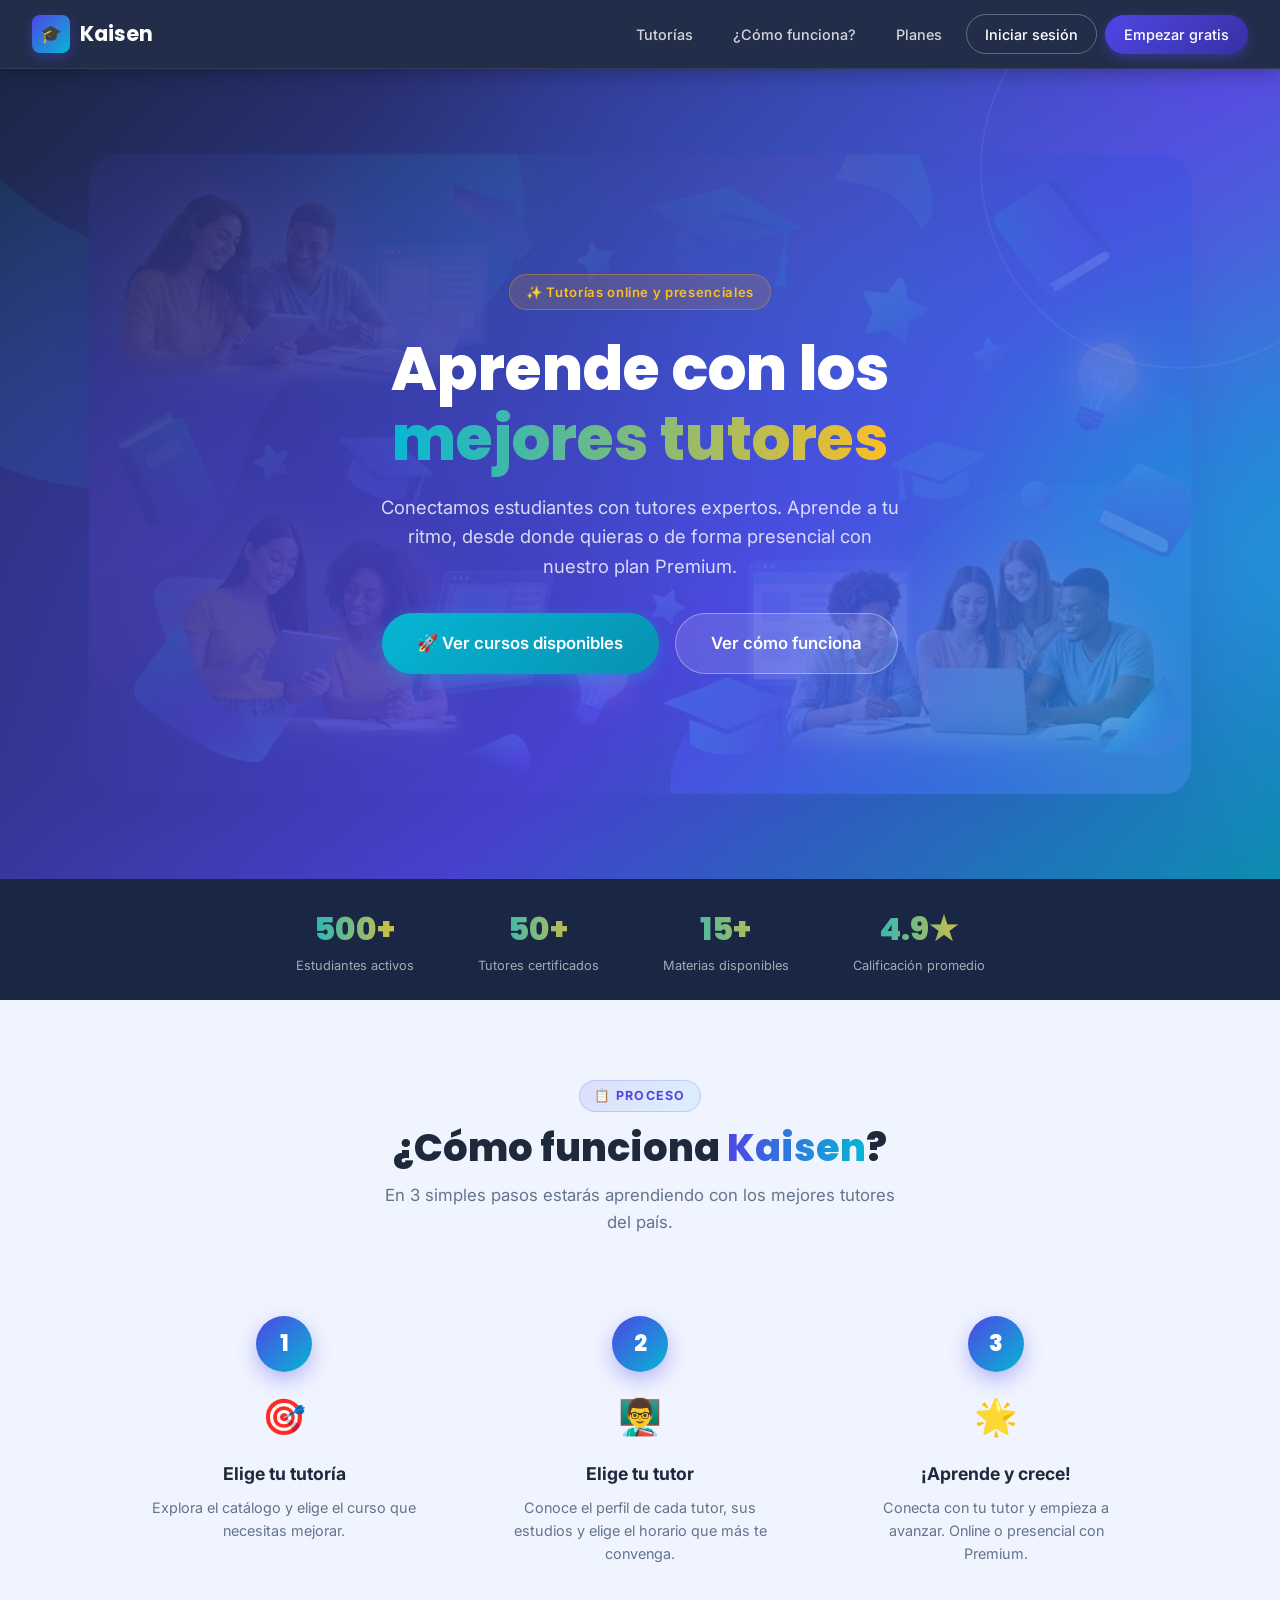
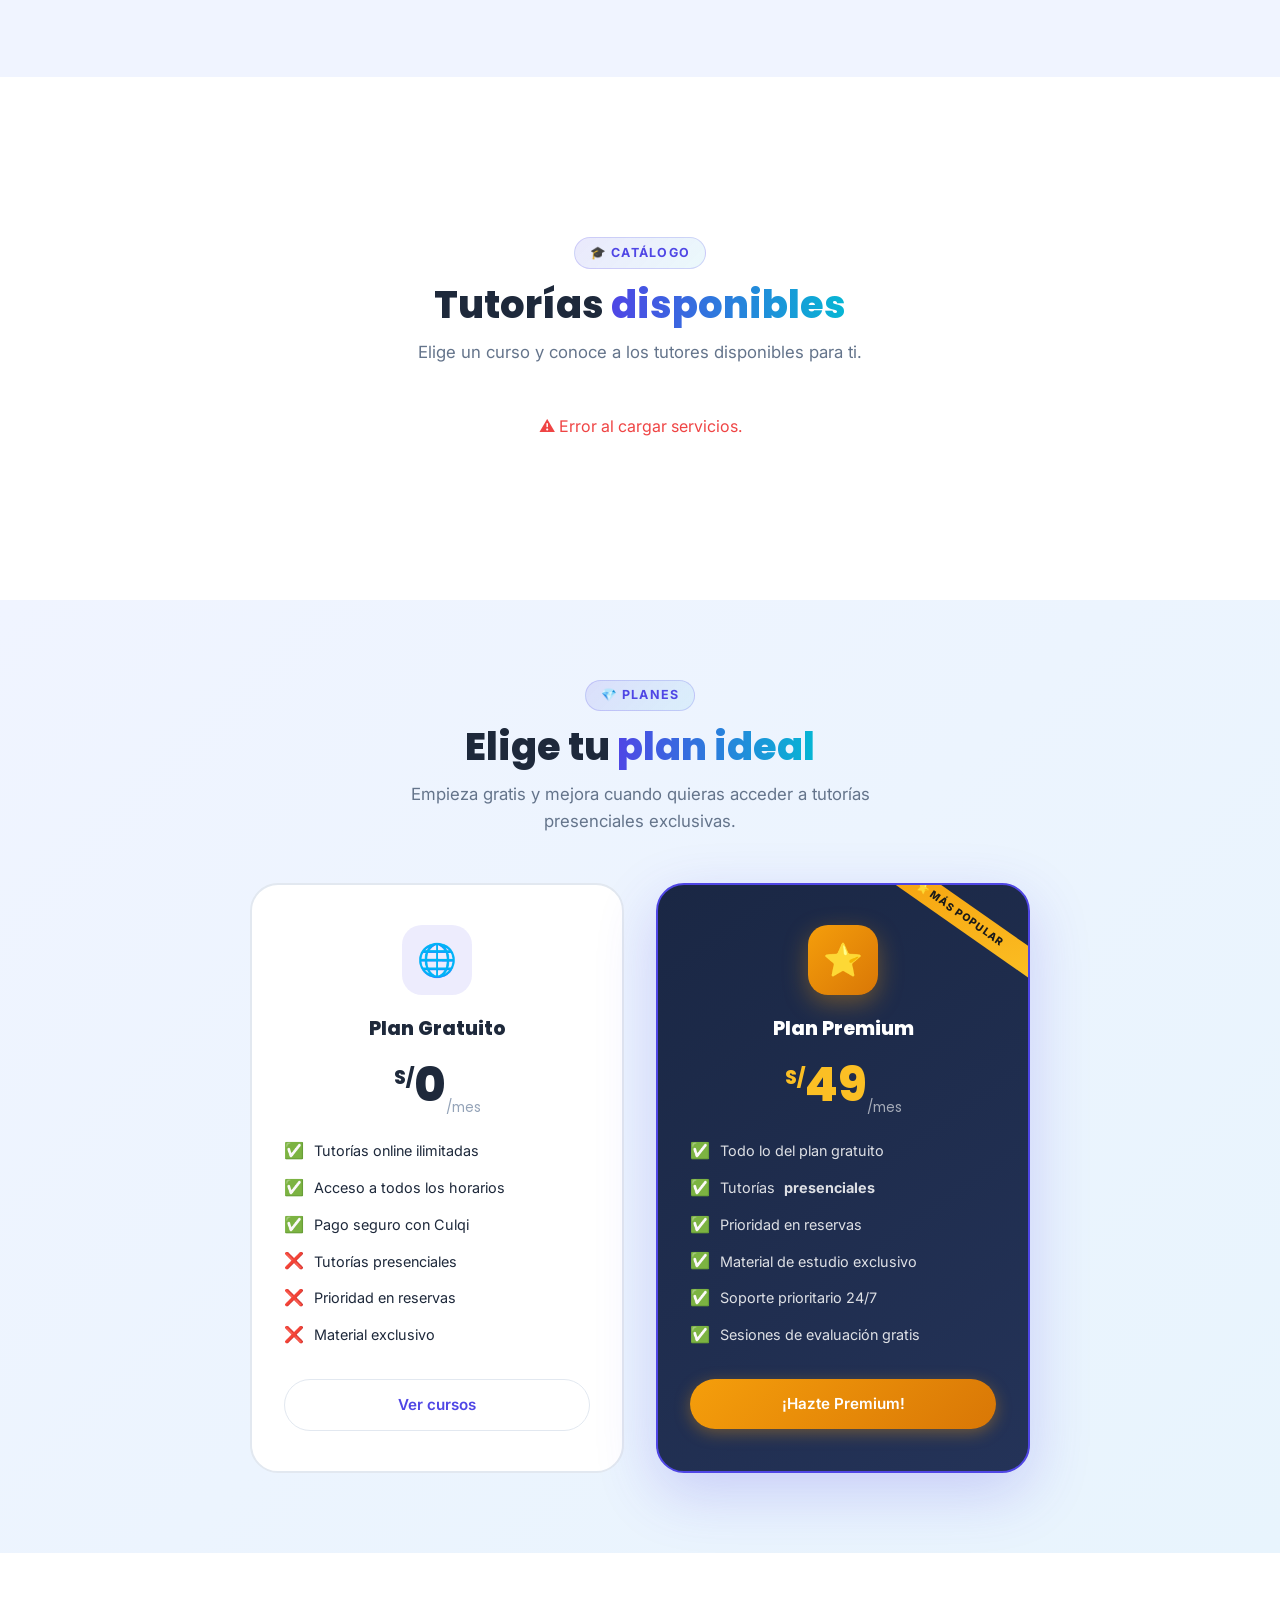
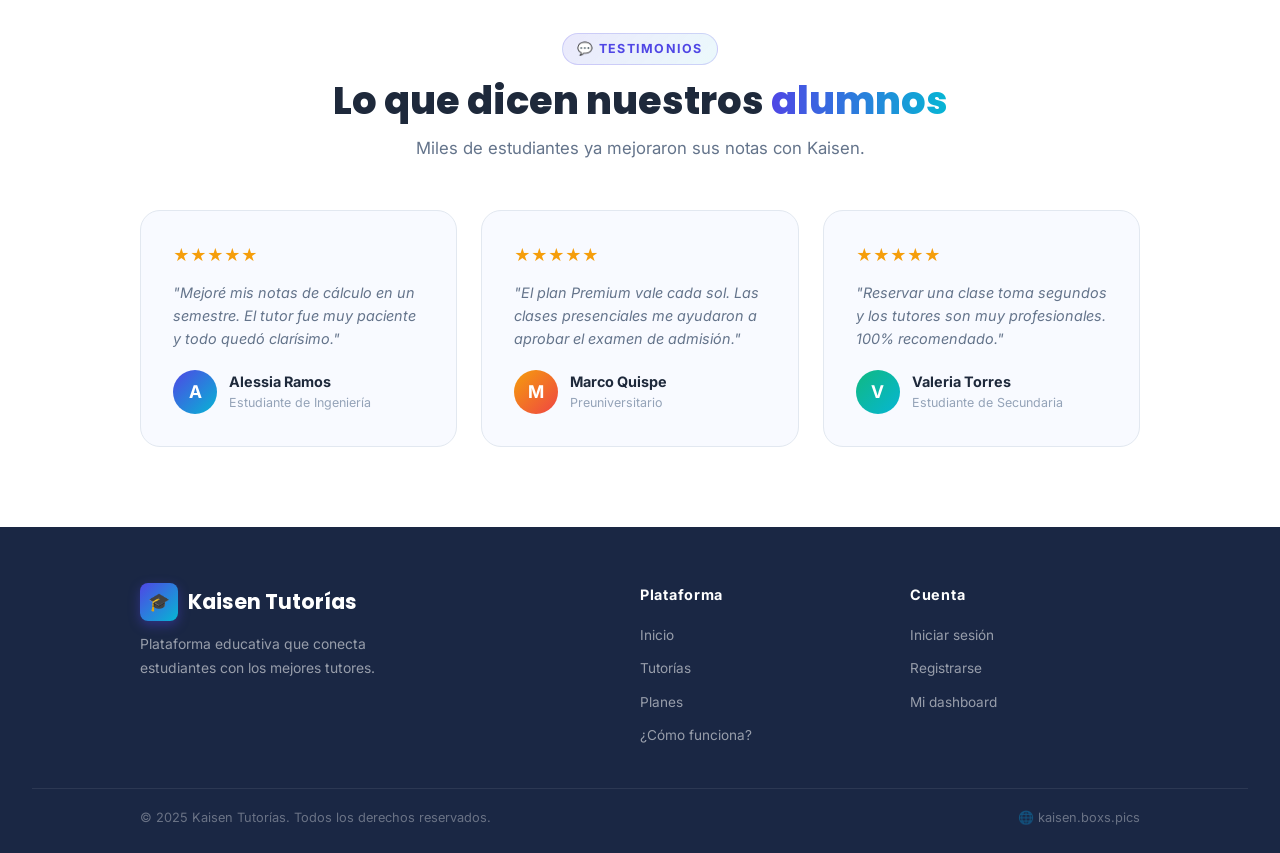
<file: frontend/index.html>
<!DOCTYPE html>
<html lang="es">
<head>
  <meta charset="UTF-8">
  <meta name="viewport" content="width=device-width, initial-scale=1.0">
  <meta name="description" content="Kaisen Tutorías — Aprende con los mejores tutores en línea o de forma presencial. Clases personalizadas a tu ritmo.">
  <title>Kaisen Tutorías — Aprende sin límites</title>
  <link rel="stylesheet" href="assets/css/style.css">
</head>
<body>

<!-- ══════════ NAVBAR ══════════ -->
<header>
  <a href="index.html" class="logo">
    <div class="logo-icon">🎓</div>
    Kaisen
  </a>
  <nav>
    <a href="#servicios">Tutorías</a>
    <a href="#como-funciona">¿Cómo funciona?</a>
    <a href="#planes">Planes</a>
    <a href="dashboard.html" id="linkDashboard" style="display:none">Mis citas</a>
    <a href="login.html"     id="linkLogin"    class="nav-btn-outline">Iniciar sesión</a>
    <a href="registro.html"  id="linkRegister" class="nav-btn">Empezar gratis</a>
    <a href="#"              id="linkLogout"   style="display:none" class="nav-btn-outline">Cerrar sesión</a>
  </nav>
</header>

<!-- ══════════ HERO ══════════ -->
<section class="hero">
  <div class="hero-content">
    <div class="hero-badge">✨ Tutorías online y presenciales</div>
    <h1>Aprende con los<br><span>mejores tutores</span></h1>
    <p>Conectamos estudiantes con tutores expertos. Aprende a tu ritmo, desde donde quieras o de forma presencial con nuestro plan Premium.</p>
    <div class="hero-actions">
      <a href="#servicios" class="btn btn-secondary btn-lg">🚀 Ver cursos disponibles</a>
      <a href="#como-funciona" class="btn btn-outline-white btn-lg">Ver cómo funciona</a>
    </div>
  </div>
</section>

<!-- ══════════ STATS ══════════ -->
<div class="stats-bar">
  <div class="stat-item"><div class="stat-number">500+</div><div class="stat-label">Estudiantes activos</div></div>
  <div class="stat-item"><div class="stat-number">50+</div><div class="stat-label">Tutores certificados</div></div>
  <div class="stat-item"><div class="stat-number">15+</div><div class="stat-label">Materias disponibles</div></div>
  <div class="stat-item"><div class="stat-number">4.9★</div><div class="stat-label">Calificación promedio</div></div>
</div>

<!-- ══════════ CÓMO FUNCIONA ══════════ -->
<section class="section" id="como-funciona">
  <div class="section-header">
    <div class="section-tag">📋 Proceso</div>
    <h2 class="section-title">¿Cómo funciona <span>Kaisen</span>?</h2>
    <p class="section-subtitle">En 3 simples pasos estarás aprendiendo con los mejores tutores del país.</p>
  </div>
  <div class="steps-grid">
    <div class="step-card">
      <div class="step-number">1</div>
      <div class="step-icon">🎯</div>
      <h3>Elige tu tutoría</h3>
      <p>Explora el catálogo y elige el curso que necesitas mejorar.</p>
    </div>
    <div class="step-card">
      <div class="step-number">2</div>
      <div class="step-icon">👨‍🏫</div>
      <h3>Elige tu tutor</h3>
      <p>Conoce el perfil de cada tutor, sus estudios y elige el horario que más te convenga.</p>
    </div>
    <div class="step-card">
      <div class="step-number">3</div>
      <div class="step-icon">🌟</div>
      <h3>¡Aprende y crece!</h3>
      <p>Conecta con tu tutor y empieza a avanzar. Online o presencial con Premium.</p>
    </div>
  </div>
</section>

<!-- ══════════ SERVICIOS ══════════ -->
<section style="background:white;padding:5rem 0;" id="servicios">
  <div class="section" style="margin:0 auto;">
    <div class="section-header">
      <div class="section-tag">🎓 Catálogo</div>
      <h2 class="section-title">Tutorías <span>disponibles</span></h2>
      <p class="section-subtitle">Elige un curso y conoce a los tutores disponibles para ti.</p>
    </div>
    <div id="listaServicios" class="cards-grid">
      <div class="card" style="padding:1.5rem">
        <div class="loading-skeleton" style="height:180px;border-radius:var(--radius-lg);margin-bottom:1rem"></div>
        <div class="loading-skeleton" style="width:60%;margin-bottom:.5rem"></div>
        <div class="loading-skeleton" style="width:90%"></div>
      </div>
      <div class="card" style="padding:1.5rem">
        <div class="loading-skeleton" style="height:180px;border-radius:var(--radius-lg);margin-bottom:1rem"></div>
        <div class="loading-skeleton" style="width:70%;margin-bottom:.5rem"></div>
        <div class="loading-skeleton" style="width:85%"></div>
      </div>
      <div class="card" style="padding:1.5rem">
        <div class="loading-skeleton" style="height:180px;border-radius:var(--radius-lg);margin-bottom:1rem"></div>
        <div class="loading-skeleton" style="width:55%;margin-bottom:.5rem"></div>
        <div class="loading-skeleton" style="width:80%"></div>
      </div>
    </div>
    <div id="mensajeServicios"></div>
  </div>
</section>

<!-- ══════════ PLANES ══════════ -->
<section class="plans-section" id="planes">
  <div class="section-header">
    <div class="section-tag">💎 Planes</div>
    <h2 class="section-title">Elige tu <span>plan ideal</span></h2>
    <p class="section-subtitle">Empieza gratis y mejora cuando quieras acceder a tutorías presenciales exclusivas.</p>
  </div>
  <div class="plans-grid">
    <div class="plan-card">
      <div class="plan-icon plan-icon-free">🌐</div>
      <div class="plan-name">Plan Gratuito</div>
      <div class="plan-price"><sup>S/</sup>0<sub>/mes</sub></div>
      <ul class="plan-features">
        <li><span class="check">✅</span> Tutorías online ilimitadas</li>
        <li><span class="check">✅</span> Acceso a todos los horarios</li>
        <li><span class="check">✅</span> Pago seguro con Culqi</li>
        <li><span class="cross">❌</span> Tutorías presenciales</li>
        <li><span class="cross">❌</span> Prioridad en reservas</li>
        <li><span class="cross">❌</span> Material exclusivo</li>
      </ul>
      <a href="#servicios" class="btn btn-ghost" style="width:100%;justify-content:center">Ver cursos</a>
    </div>
    <div class="plan-card featured">
      <div class="plan-icon plan-icon-prem">⭐</div>
      <div class="plan-name" style="color:white">Plan Premium</div>
      <div class="plan-price" style="color:var(--accent-light)"><sup>S/</sup>49<sub>/mes</sub></div>
      <ul class="plan-features">
        <li><span class="check">✅</span> Todo lo del plan gratuito</li>
        <li><span class="check">✅</span> Tutorías <strong>presenciales</strong></li>
        <li><span class="check">✅</span> Prioridad en reservas</li>
        <li><span class="check">✅</span> Material de estudio exclusivo</li>
        <li><span class="check">✅</span> Soporte prioritario 24/7</li>
        <li><span class="check">✅</span> Sesiones de evaluación gratis</li>
      </ul>
      <a href="login.html" class="btn btn-accent" style="width:100%;justify-content:center">¡Hazte Premium!</a>
    </div>
  </div>
</section>

<!-- ══════════ TESTIMONIOS ══════════ -->
<section class="testimonials-section">
  <div class="section-header">
    <div class="section-tag">💬 Testimonios</div>
    <h2 class="section-title">Lo que dicen nuestros <span>alumnos</span></h2>
    <p class="section-subtitle">Miles de estudiantes ya mejoraron sus notas con Kaisen.</p>
  </div>
  <div class="testimonials-grid" style="margin-top:2rem">
    <div class="testimonial-card">
      <div class="testimonial-stars">★★★★★</div>
      <p class="testimonial-text">"Mejoré mis notas de cálculo en un semestre. El tutor fue muy paciente y todo quedó clarísimo."</p>
      <div class="testimonial-author">
        <div class="testimonial-avatar" style="background:linear-gradient(135deg,#4f46e5,#06b6d4)">A</div>
        <div><div class="testimonial-name">Alessia Ramos</div><div class="testimonial-role">Estudiante de Ingeniería</div></div>
      </div>
    </div>
    <div class="testimonial-card">
      <div class="testimonial-stars">★★★★★</div>
      <p class="testimonial-text">"El plan Premium vale cada sol. Las clases presenciales me ayudaron a aprobar el examen de admisión."</p>
      <div class="testimonial-author">
        <div class="testimonial-avatar" style="background:linear-gradient(135deg,#f59e0b,#ef4444)">M</div>
        <div><div class="testimonial-name">Marco Quispe</div><div class="testimonial-role">Preuniversitario</div></div>
      </div>
    </div>
    <div class="testimonial-card">
      <div class="testimonial-stars">★★★★★</div>
      <p class="testimonial-text">"Reservar una clase toma segundos y los tutores son muy profesionales. 100% recomendado."</p>
      <div class="testimonial-author">
        <div class="testimonial-avatar" style="background:linear-gradient(135deg,#10b981,#06b6d4)">V</div>
        <div><div class="testimonial-name">Valeria Torres</div><div class="testimonial-role">Estudiante de Secundaria</div></div>
      </div>
    </div>
  </div>
</section>

<!-- ══════════ FOOTER ══════════ -->
<footer>
  <div class="footer-grid">
    <div class="footer-brand">
      <div class="logo" style="margin-bottom:.8rem"><div class="logo-icon">🎓</div>Kaisen Tutorías</div>
      <p>Plataforma educativa que conecta estudiantes con los mejores tutores.</p>
    </div>
    <div class="footer-col">
      <h4>Plataforma</h4>
      <ul>
        <li><a href="index.html">Inicio</a></li>
        <li><a href="#servicios">Tutorías</a></li>
        <li><a href="#planes">Planes</a></li>
        <li><a href="#como-funciona">¿Cómo funciona?</a></li>
      </ul>
    </div>
    <div class="footer-col">
      <h4>Cuenta</h4>
      <ul>
        <li><a href="login.html">Iniciar sesión</a></li>
        <li><a href="registro.html">Registrarse</a></li>
        <li><a href="dashboard.html">Mi dashboard</a></li>
      </ul>
    </div>
  </div>
  <hr class="footer-divider">
  <div class="footer-bottom">
    <span>© 2025 Kaisen Tutorías. Todos los derechos reservados.</span>
    <span>🌐 kaisen.boxs.pics</span>
  </div>
</footer>

<script src="assets/js/config.js"></script>
<script src="assets/js/auth.js"></script>
<script>
  const serviceImages = [
    'assets/images/tutoring_online.png',
    'assets/images/tutoring_presencial.png',
    'assets/images/chico estudiando defrente.png',
  ];

  // Estado de sesión en navbar
  if (estaLogueado()) {
    document.getElementById('linkDashboard').style.display = 'inline';
    document.getElementById('linkLogin').style.display = 'none';
    document.getElementById('linkRegister').style.display = 'none';
    document.getElementById('linkLogout').style.display = 'inline';
  }
  document.getElementById('linkLogout').addEventListener('click', logout);

  // Scroll suave
  document.querySelectorAll('a[href^="#"]').forEach(a => {
    a.addEventListener('click', e => {
      const t = document.querySelector(a.getAttribute('href'));
      if (t) { e.preventDefault(); t.scrollIntoView({ behavior: 'smooth' }); }
    });
  });

  // Cargar servicios
  async function cargarServicios() {
    const cont = document.getElementById('listaServicios');
    const msg  = document.getElementById('mensajeServicios');
    try {
      const resp      = await fetch(`${API_BASE}/servicios/`);
      const servicios = await resp.json();
      if (!servicios.length) {
        cont.innerHTML = '';
        msg.innerHTML  = '<p style="text-align:center;color:var(--text-secondary);padding:2rem">No hay tutorías disponibles por ahora.</p>';
        return;
      }
      cont.innerHTML = servicios.map((s, i) => {
        const img      = serviceImages[i % serviceImages.length];
        const badge    = '<span class="card-badge badge-online">🌐 Ver modalidades</span>';
        const nTutores = s.tutores?.length || 0;
        const tutLabel = nTutores > 0
          ? `<span style="font-size:.78rem;color:var(--text-muted)">👨‍🏫 ${nTutores} tutor${nTutores > 1 ? 'es' : ''}</span>`
          : '';
        return `
          <div class="card animate-fade-up" style="animation-delay:${i * 0.08}s">
            <img class="card-img" src="${img}" alt="${s.nombre}" loading="lazy">
            <div class="card-body">
              ${badge}
              <div class="card-title">${s.nombre}</div>
              <div class="card-desc">${s.descripcion || 'Tutoría personalizada con tutores certificados.'}</div>
              <div class="card-meta">
                <span class="card-duration">⏱ ${s.duracion_minutos} min &nbsp;${tutLabel}</span>
                <span class="card-price">S/ ${parseFloat(s.precio).toFixed(2)}</span>
              </div>
              <button onclick="irATutores(${s.id}, '${encodeURIComponent(s.nombre)}')"
                      style="width:100%;margin-top:1rem;border-radius:var(--radius)">
                Ver tutores y reservar →
              </button>
            </div>
          </div>`;
      }).join('');
    } catch {
      cont.innerHTML = '';
      msg.innerHTML  = '<p style="text-align:center;color:var(--danger)">⚠️ Error al cargar servicios.</p>';
    }
  }

  // Flujo: si está logueado → tutores.html; si no → login.html con ?next=
  function irATutores(servicioId, nombreEncoded) {
    const dest = `tutores.html?servicio=${servicioId}&nombre=${nombreEncoded}`;
    if (estaLogueado()) {
      window.location.href = dest;
    } else {
      window.location.href = `login.html?next=${encodeURIComponent(dest)}`;
    }
  }

  cargarServicios();
</script>
</body>
</html>
</file>
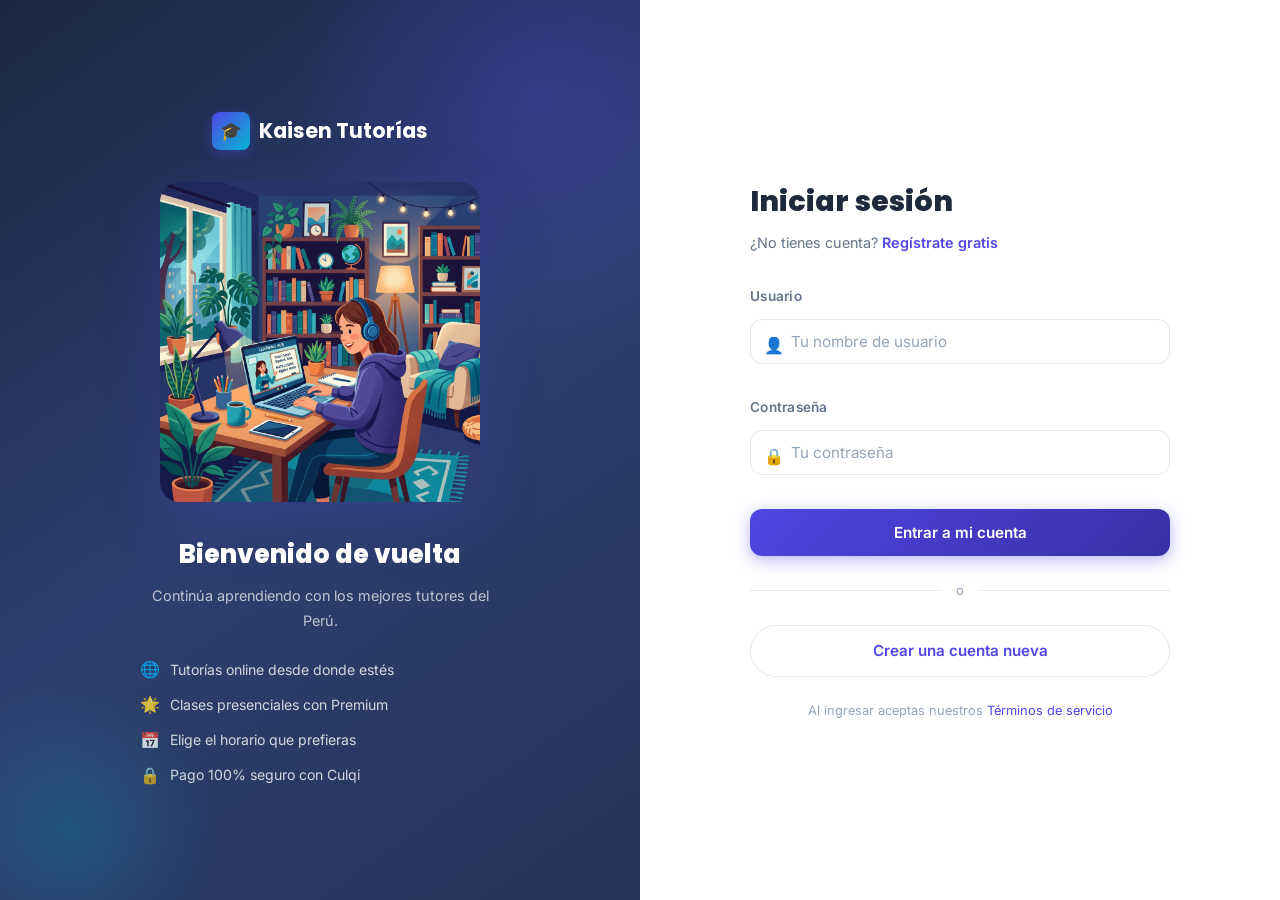
<file: frontend/login.html>
<!DOCTYPE html>
<html lang="es">
<head>
  <meta charset="UTF-8">
  <meta name="viewport" content="width=device-width, initial-scale=1.0">
  <meta name="description" content="Inicia sesión en Kaisen Tutorías y accede a tus clases personalizadas.">
  <title>Iniciar sesión — Kaisen Tutorías</title>
  <link rel="stylesheet" href="assets/css/style.css">
</head>
<body>

<div class="auth-page">

  <!-- ── Lado izquierdo: branding ── -->
  <div class="auth-left">
    <div class="auth-left-content">
      <a href="index.html" class="logo" style="justify-content:center;margin-bottom:1.5rem">
        <div class="logo-icon">🎓</div>
        Kaisen Tutorías
      </a>

      <img src="assets/images/tutoring_online.png"
           alt="Estudiante en tutoría online"
           class="auth-illustration">

      <h2>Bienvenido de vuelta</h2>
      <p>Continúa aprendiendo con los mejores tutores del Perú.</p>

      <ul class="auth-features">
        <li><span>🌐</span> Tutorías online desde donde estés</li>
        <li><span>🌟</span> Clases presenciales con Premium</li>
        <li><span>📅</span> Elige el horario que prefieras</li>
        <li><span>🔒</span> Pago 100% seguro con Culqi</li>
      </ul>
    </div>
  </div>

  <!-- ── Lado derecho: formulario ── -->
  <div class="auth-right">
    <div class="auth-form-box">
      <h2>Iniciar sesión</h2>
      <p class="subtitle">¿No tienes cuenta? <a id="linkRegistro" href="registro.html" style="color:var(--primary);font-weight:600">Regístrate gratis</a></p>

      <div id="mensajeLogin"></div>

      <form id="formLogin">
        <div class="form-group">
          <label class="form-label" for="username">Usuario</label>
          <div class="input-icon-wrap">
            <span class="input-icon">👤</span>
            <input type="text" id="username" class="form-control" placeholder="Tu nombre de usuario" required autocomplete="username">
          </div>
        </div>

        <div class="form-group">
          <label class="form-label" for="password">Contraseña</label>
          <div class="input-icon-wrap">
            <span class="input-icon">🔒</span>
            <input type="password" id="password" class="form-control" placeholder="Tu contraseña" required autocomplete="current-password">
          </div>
        </div>

        <button type="submit" id="btnLogin" class="btn btn-primary" style="width:100%;justify-content:center;border-radius:var(--radius);padding:.9rem">
          Entrar a mi cuenta
        </button>
      </form>

      <div class="or-divider">o</div>

      <a href="registro.html" class="btn btn-ghost" style="width:100%;justify-content:center">
        Crear una cuenta nueva
      </a>

      <p style="text-align:center;margin-top:1.5rem;font-size:.8rem;color:var(--text-muted)">
        Al ingresar aceptas nuestros <a href="#" style="color:var(--primary)">Términos de servicio</a>
      </p>
    </div>
  </div>

</div>

<script src="assets/js/config.js"></script>
<script src="assets/js/auth.js"></script>
<script>
  // Leer parámetro ?next= para saber a dónde redirigir tras el login
  const params   = new URLSearchParams(window.location.search);
  const nextPage = params.get('next') || 'dashboard.html';

  // Si ya está logueado, ir directamente a nextPage
  if (estaLogueado()) window.location.href = nextPage;

  // Propagar el ?next= al link de registro
  if (params.get('next')) {
    document.getElementById('linkRegistro').href =
      `registro.html?next=${encodeURIComponent(params.get('next'))}`;
  }

  const form     = document.getElementById('formLogin');
  const btnLogin = document.getElementById('btnLogin');
  const msg      = document.getElementById('mensajeLogin');

  form.addEventListener('submit', async (e) => {
    e.preventDefault();
    const username = document.getElementById('username').value.trim();
    const password = document.getElementById('password').value;

    btnLogin.disabled = true;
    btnLogin.innerHTML = '⏳ Ingresando...';
    msg.innerHTML = '';

    try {
      await login(username, password);
      msg.innerHTML = `<div class="alert alert-success"><span class="alert-icon">✅</span> ¡Bienvenido! Redirigiendo...</div>`;
      setTimeout(() => window.location.href = nextPage, 800);
    } catch (err) {
      msg.innerHTML = `<div class="alert alert-error"><span class="alert-icon">❌</span> Usuario o contraseña incorrectos. Intenta de nuevo.</div>`;
      btnLogin.disabled = false;
      btnLogin.innerHTML = 'Entrar a mi cuenta';
    }
  });
</script>

</body>
</html>
</file>
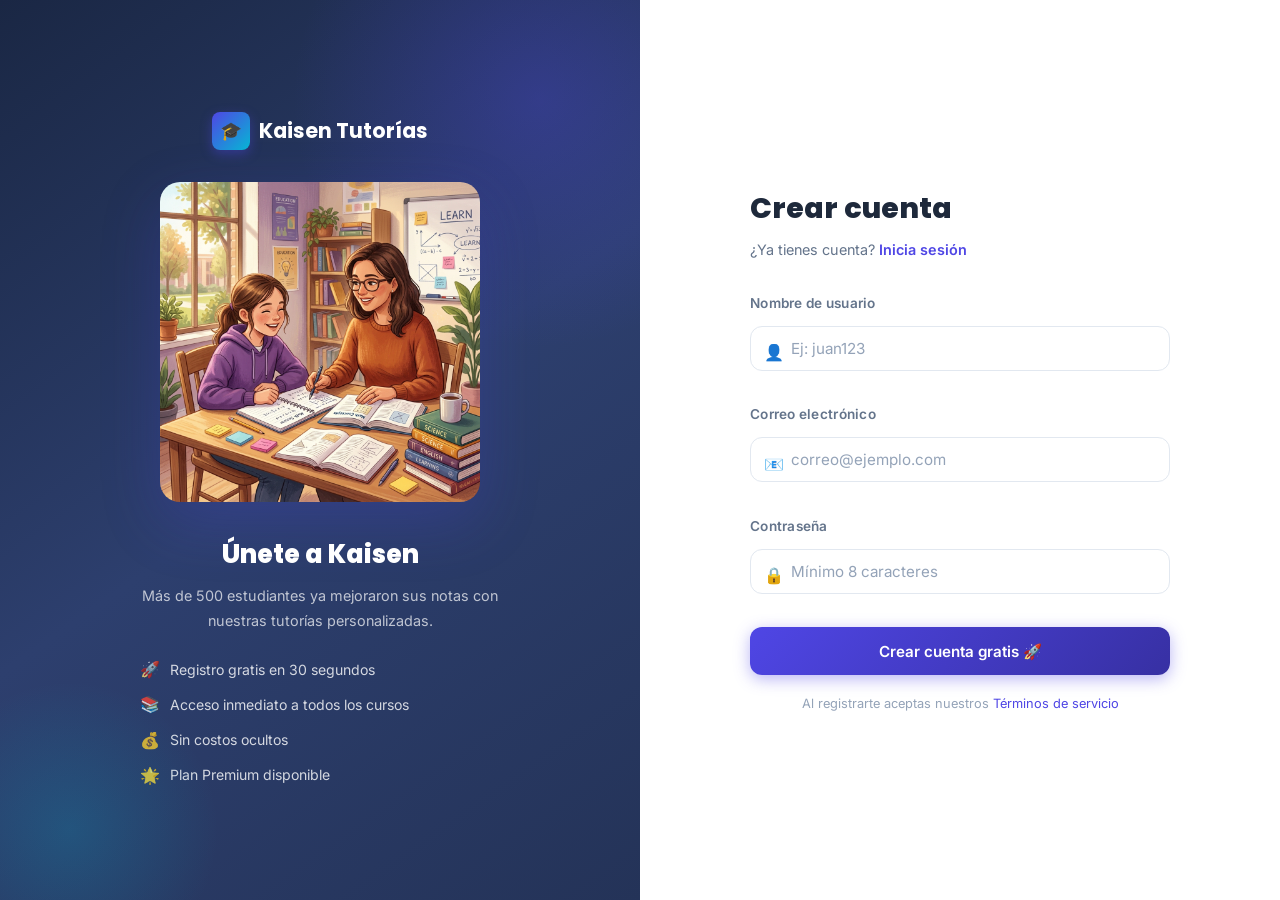
<file: frontend/registro.html>
<!DOCTYPE html>
<html lang="es">
<head>
  <meta charset="UTF-8">
  <meta name="viewport" content="width=device-width, initial-scale=1.0">
  <meta name="description" content="Crea tu cuenta gratuita en Kaisen Tutorías y comienza a aprender hoy.">
  <title>Crear cuenta — Kaisen Tutorías</title>
  <link rel="stylesheet" href="assets/css/style.css">
</head>
<body>

<div class="auth-page">

  <!-- Lado izquierdo: branding -->
  <div class="auth-left">
    <div class="auth-left-content">
      <a href="index.html" class="logo" style="justify-content:center;margin-bottom:1.5rem">
        <div class="logo-icon">🎓</div>
        Kaisen Tutorías
      </a>

      <img src="assets/images/tutoring_presencial.png"
           alt="Tutoría presencial"
           class="auth-illustration">

      <h2>Únete a Kaisen</h2>
      <p>Más de 500 estudiantes ya mejoraron sus notas con nuestras tutorías personalizadas.</p>

      <ul class="auth-features">
        <li><span>🚀</span> Registro gratis en 30 segundos</li>
        <li><span>📚</span> Acceso inmediato a todos los cursos</li>
        <li><span>💰</span> Sin costos ocultos</li>
        <li><span>🌟</span> Plan Premium disponible</li>
      </ul>
    </div>
  </div>

  <!-- Lado derecho: formulario -->
  <div class="auth-right">
    <div class="auth-form-box">
      <h2>Crear cuenta</h2>
      <p class="subtitle">¿Ya tienes cuenta? <a href="login.html" id="linkLogin" style="color:var(--primary);font-weight:600">Inicia sesión</a></p>

      <div id="mensajeRegistro"></div>

      <form id="formRegistro">
        <div class="form-group">
          <label class="form-label" for="username">Nombre de usuario</label>
          <div class="input-icon-wrap">
            <span class="input-icon">👤</span>
            <input type="text" id="username" class="form-control" placeholder="Ej: juan123" required autocomplete="username">
          </div>
        </div>

        <div class="form-group">
          <label class="form-label" for="email">Correo electrónico</label>
          <div class="input-icon-wrap">
            <span class="input-icon">📧</span>
            <input type="email" id="email" class="form-control" placeholder="correo@ejemplo.com" required autocomplete="email">
          </div>
        </div>

        <div class="form-group">
          <label class="form-label" for="password">Contraseña</label>
          <div class="input-icon-wrap">
            <span class="input-icon">🔒</span>
            <input type="password" id="password" class="form-control"
                   placeholder="Mínimo 8 caracteres" required
                   autocomplete="new-password" oninput="checkPassword(this.value)">
          </div>
          <div id="strengthBar" style="margin-top:.4rem;display:none">
            <div style="height:4px;border-radius:4px;background:var(--border);overflow:hidden">
              <div id="strengthFill" style="height:100%;width:0;transition:width .3s,background .3s;border-radius:4px"></div>
            </div>
            <p id="strengthText" style="font-size:.75rem;margin-top:.3rem;color:var(--text-muted)"></p>
          </div>
        </div>

        <button type="submit" id="btnRegistro" class="btn btn-primary"
                style="width:100%;justify-content:center;border-radius:var(--radius);padding:.9rem">
          Crear cuenta gratis 🚀
        </button>
      </form>

      <p style="text-align:center;margin-top:1.2rem;font-size:.8rem;color:var(--text-muted)">
        Al registrarte aceptas nuestros <a href="#" style="color:var(--primary)">Términos de servicio</a>
      </p>
    </div>
  </div>

</div>

<script src="assets/js/config.js"></script>
<script src="assets/js/auth.js"></script>
<script>
  // Leer parámetro ?next= para saber a dónde redirigir tras el registro
  const params   = new URLSearchParams(window.location.search);
  const nextPage = params.get('next') || 'dashboard.html';

  if (estaLogueado()) window.location.href = nextPage;

  // Propagar ?next= al link de login
  if (params.get('next')) {
    document.getElementById('linkLogin').href =
      `login.html?next=${encodeURIComponent(params.get('next'))}`;
  }

  const form        = document.getElementById('formRegistro');
  const btnRegistro = document.getElementById('btnRegistro');
  const msg         = document.getElementById('mensajeRegistro');

  function checkPassword(val) {
    const bar  = document.getElementById('strengthBar');
    const fill = document.getElementById('strengthFill');
    const text = document.getElementById('strengthText');
    if (!val) { bar.style.display = 'none'; return; }
    bar.style.display = 'block';

    let score = 0;
    if (val.length >= 8)           score++;
    if (/[A-Z]/.test(val))         score++;
    if (/[0-9]/.test(val))         score++;
    if (/[^A-Za-z0-9]/.test(val)) score++;

    const levels = [
      { pct: '25%',  color: '#ef4444', label: 'Muy débil' },
      { pct: '50%',  color: '#f59e0b', label: 'Débil' },
      { pct: '75%',  color: '#06b6d4', label: 'Buena' },
      { pct: '100%', color: '#10b981', label: '¡Contraseña fuerte!' },
    ];
    const l = levels[Math.max(score - 1, 0)];
    fill.style.width      = l.pct;
    fill.style.background = l.color;
    text.textContent      = l.label;
    text.style.color      = l.color;
  }

  form.addEventListener('submit', async (e) => {
    e.preventDefault();
    const username = document.getElementById('username').value.trim();
    const email    = document.getElementById('email').value.trim();
    const password = document.getElementById('password').value;

    btnRegistro.disabled = true;
    btnRegistro.innerHTML = '⏳ Creando cuenta...';
    msg.innerHTML = '';

    try {
      await registrar(username, email, password);
      msg.innerHTML = `<div class="alert alert-success"><span class="alert-icon">✅</span> ¡Cuenta creada! Iniciando sesión...</div>`;
      try {
        await login(username, password);
        setTimeout(() => window.location.href = nextPage, 1000);
      } catch {
        setTimeout(() => window.location.href = `login.html?next=${encodeURIComponent(nextPage)}`, 1500);
      }
    } catch {
      msg.innerHTML = `<div class="alert alert-error"><span class="alert-icon">❌</span> El usuario o email ya está en uso.</div>`;
      btnRegistro.disabled = false;
      btnRegistro.innerHTML = 'Crear cuenta gratis 🚀';
    }
  });
</script>

</body>
</html>
</file>
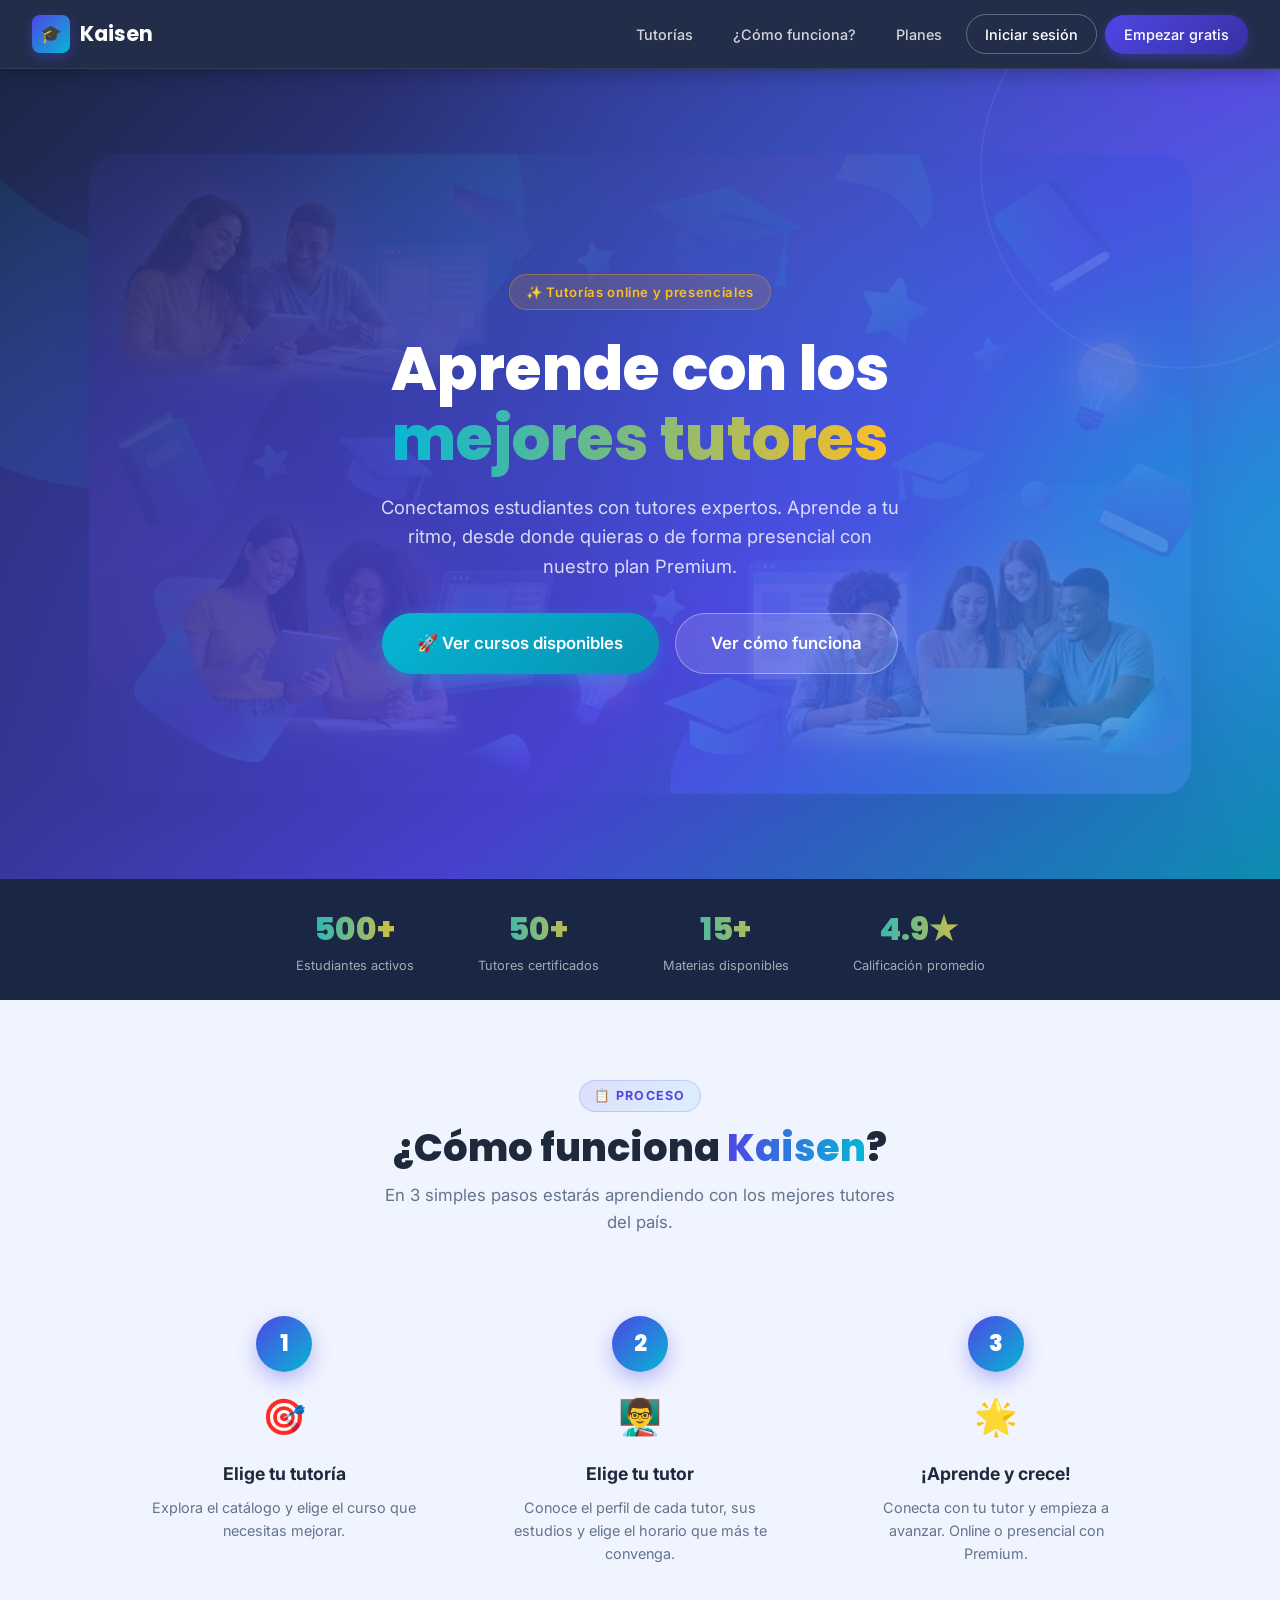
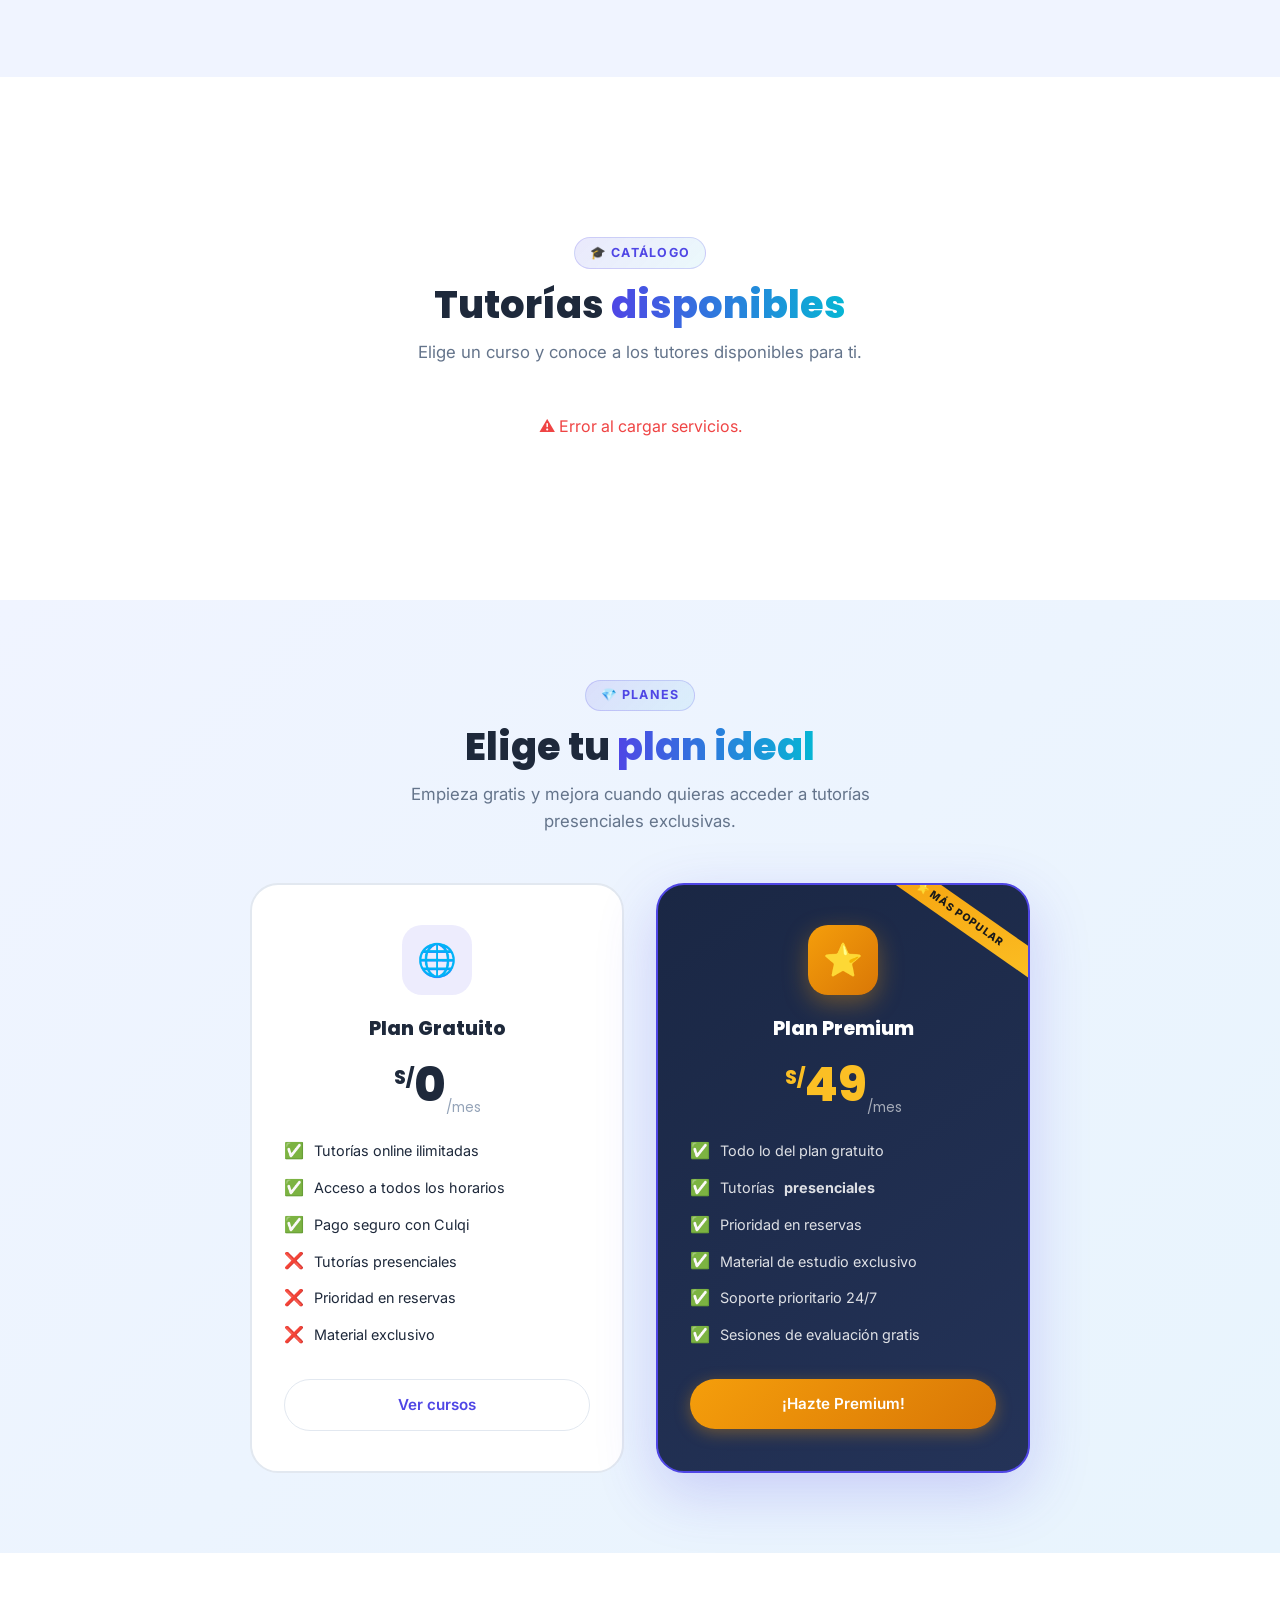
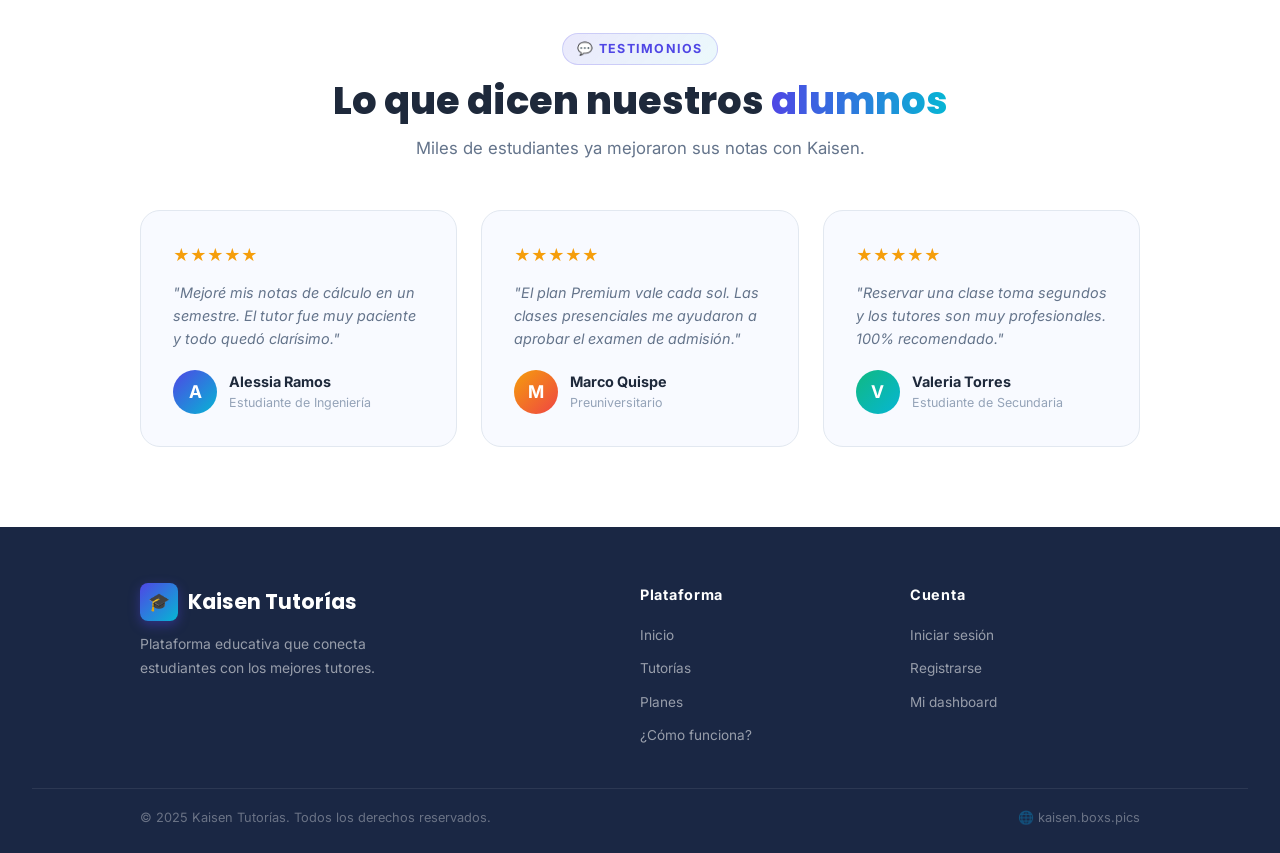
<file: frontend/tutores.html>
<!DOCTYPE html>
<html lang="es">
<head>
  <meta charset="UTF-8">
  <meta name="viewport" content="width=device-width, initial-scale=1.0">
  <meta name="description" content="Elige tu tutor ideal en Kaisen Tutorías y reserva tu clase ahora.">
  <title>Tutores — Kaisen Tutorías</title>
  <link rel="stylesheet" href="assets/css/style.css">
  <style>
    /* ── Variables de página ── */
    body { background: #f0f4ff; }

    /* ── Band superior del curso ── */
    .course-band {
      background: linear-gradient(135deg, var(--primary-dark) 0%, var(--primary) 60%, var(--secondary) 100%);
      padding: 2rem 0 3.5rem;
      position: relative;
      overflow: hidden;
    }
    .course-band::before {
      content: '';
      position: absolute; inset: 0;
      background: url('assets/images/tutoring_online.png') center/cover no-repeat;
      opacity: .08;
    }
    .course-band-inner {
      max-width: 1100px;
      margin: 0 auto;
      padding: 0 2rem;
      position: relative;
    }
    .back-link {
      display: inline-flex; align-items: center; gap: .4rem;
      color: rgba(255,255,255,.8); font-size: .88rem; font-weight: 600;
      text-decoration: none; margin-bottom: 1.2rem;
      transition: color .2s;
    }
    .back-link:hover { color: white; }
    .course-band h1 {
      font-family: 'Poppins', sans-serif;
      font-size: clamp(1.6rem, 4vw, 2.4rem);
      font-weight: 800; color: white; margin-bottom: .6rem;
    }
    .course-meta-pills { display: flex; flex-wrap: wrap; gap: .6rem; }
    .meta-pill {
      display: inline-flex; align-items: center; gap: .3rem;
      background: rgba(255,255,255,.18); backdrop-filter: blur(8px);
      border: 1px solid rgba(255,255,255,.25);
      color: white; font-size: .82rem; font-weight: 600;
      padding: .3rem .9rem; border-radius: 50px;
    }

    /* ── Contenedor principal ── */
    .page-container {
      max-width: 1100px;
      margin: 0 auto;
      padding: 2.5rem 2rem 4rem;
    }

    /* ── Títulos de sección ── */
    .section-label {
      font-family: 'Poppins', sans-serif;
      font-size: 1.2rem; font-weight: 700;
      color: var(--text-primary); margin-bottom: 1.5rem;
      display: flex; align-items: center; gap: .5rem;
    }

    /* ── GRID DE TUTORES ── */
    .tutors-grid {
      display: grid;
      grid-template-columns: repeat(auto-fill, minmax(300px, 1fr));
      gap: 2rem;
    }

    /* ── Tarjeta de tutor ── */
    .tutor-card {
      background: white;
      border-radius: 20px;
      overflow: hidden;
      box-shadow: 0 4px 20px rgba(0,0,0,.07);
      transition: transform .3s cubic-bezier(.34,1.56,.64,1), box-shadow .3s;
      cursor: pointer;
      border: 2px solid transparent;
    }
    .tutor-card:hover {
      transform: translateY(-8px);
      box-shadow: 0 16px 48px rgba(79,70,229,.18);
      border-color: var(--primary);
    }
    .tutor-card.selected {
      border-color: var(--primary);
      box-shadow: 0 0 0 4px rgba(79,70,229,.12), 0 16px 48px rgba(79,70,229,.2);
    }

    /* Foto del tutor */
    .tutor-photo-wrap {
      position: relative;
      height: 260px;
      overflow: hidden;
      background: linear-gradient(135deg, #e0e7ff, #c7d2fe);
    }
    .tutor-photo {
      width: 100%; height: 100%;
      object-fit: cover; object-position: top center;
      transition: transform .5s ease;
    }
    .tutor-card:hover .tutor-photo { transform: scale(1.05); }

    .tutor-photo-placeholder {
      width: 100%; height: 100%;
      display: flex; align-items: center; justify-content: center;
      font-size: 5rem; font-weight: 800;
      background: linear-gradient(135deg, var(--primary), var(--secondary));
      color: white;
    }

    /* Overlay con nombre sobre la foto */
    .tutor-photo-overlay {
      position: absolute; bottom: 0; left: 0; right: 0;
      background: linear-gradient(transparent, rgba(10,10,30,.82));
      padding: 2rem 1.5rem 1.2rem;
    }
    .tutor-overlay-name {
      font-family: 'Poppins', sans-serif;
      font-size: 1.25rem; font-weight: 800; color: white;
      text-shadow: 0 1px 4px rgba(0,0,0,.4);
    }
    .tutor-overlay-badge {
      display: inline-flex; align-items: center; gap: .3rem;
      background: rgba(79,70,229,.85); color: white;
      font-size: .72rem; font-weight: 700; padding: .2rem .7rem;
      border-radius: 50px; margin-top: .3rem;
    }

    /* Cuerpo de la tarjeta */
    .tutor-card-body { padding: 1.5rem; }

    .tutor-estudios-row {
      display: flex; align-items: flex-start; gap: .5rem;
      margin-bottom: 1rem;
      padding-bottom: 1rem;
      border-bottom: 1px solid var(--border);
    }
    .tutor-estudios-icon {
      font-size: 1.3rem; flex-shrink: 0; margin-top: .05rem;
    }
    .tutor-estudios-text {
      font-size: .85rem; font-weight: 600;
      color: var(--primary-dark); line-height: 1.4;
    }

    .tutor-descripcion {
      font-size: .88rem; color: var(--text-secondary);
      line-height: 1.65; margin-bottom: 1rem;
    }

    .tutor-requisito {
      display: flex; align-items: flex-start; gap: .5rem;
      background: #fffbeb;
      border: 1px solid #fde68a;
      border-radius: var(--radius);
      padding: .7rem 1rem;
      margin-bottom: 1.2rem;
    }
    .tutor-requisito-icon { font-size: 1rem; flex-shrink: 0; margin-top: .1rem; }
    .tutor-requisito-text { font-size: .82rem; color: #92400e; line-height: 1.4; }
    .tutor-requisito-label {
      font-weight: 700; display: block; margin-bottom: .15rem; color: #78350f;
    }

    .btn-elegir {
      width: 100%; justify-content: center;
      border-radius: var(--radius-lg);
      padding: .85rem;
      font-size: .95rem;
      background: linear-gradient(135deg, var(--primary), var(--secondary));
      color: white; border: none; font-weight: 700;
      display: flex; align-items: center; gap: .4rem;
      cursor: pointer; transition: var(--transition);
    }
    .btn-elegir:hover {
      transform: translateY(-2px);
      box-shadow: 0 8px 20px rgba(79,70,229,.35);
    }
    .btn-elegir.selected-btn {
      background: linear-gradient(135deg, #10b981, #06b6d4);
    }

    /* ── Panel de horarios ── */
    .schedule-panel {
      display: none;
      background: white;
      border-radius: 20px;
      box-shadow: 0 4px 20px rgba(0,0,0,.07);
      overflow: hidden;
      margin-top: 2rem;
      animation: fadeInUp .35s ease;
    }
    .schedule-panel.visible { display: block; }

    .schedule-header {
      background: linear-gradient(135deg, var(--primary), var(--secondary));
      padding: 1.5rem 2rem;
      display: flex; align-items: center; gap: 1rem;
    }
    .schedule-tutor-photo {
      width: 56px; height: 56px; border-radius: 50%;
      object-fit: cover; border: 3px solid rgba(255,255,255,.4);
    }
    .schedule-tutor-placeholder {
      width: 56px; height: 56px; border-radius: 50%;
      background: rgba(255,255,255,.2);
      display: flex; align-items: center; justify-content: center;
      font-size: 1.5rem; font-weight: 800; color: white;
      flex-shrink: 0;
    }
    .schedule-header-text h3 {
      color: white; font-family: 'Poppins', sans-serif;
      font-size: 1.05rem; font-weight: 700; margin-bottom: .2rem;
    }
    .schedule-header-text p {
      color: rgba(255,255,255,.75); font-size: .82rem;
    }

    .schedule-body { padding: 1.5rem 2rem 2rem; }
    .schedule-title {
      font-weight: 700; font-size: .9rem;
      color: var(--text-secondary); text-transform: uppercase;
      letter-spacing: .08em; margin-bottom: 1rem;
    }

    .schedule-slots {
      display: grid;
      grid-template-columns: repeat(auto-fill, minmax(220px, 1fr));
      gap: .75rem;
    }
    .slot-card {
      display: flex; align-items: center; justify-content: space-between;
      padding: .9rem 1.1rem;
      border: 2px solid var(--border);
      border-radius: var(--radius-lg);
      transition: var(--transition);
      background: var(--surface);
    }
    .slot-card:hover { border-color: var(--primary); background: white; }
    .slot-info { display: flex; flex-direction: column; gap: .15rem; }
    .slot-date { font-size: .85rem; font-weight: 700; color: var(--text-primary); }
    .slot-time { font-size: .78rem; color: var(--text-muted); }
    .btn-reserve {
      background: var(--primary); color: white;
      border: none; border-radius: var(--radius-sm);
      padding: .45rem .9rem; font-size: .8rem; font-weight: 700;
      cursor: pointer; transition: var(--transition); flex-shrink: 0;
    }
    .btn-reserve:hover { background: var(--primary-dark); transform: none; box-shadow: none; }

    /* Empty / loading states */
    .state-box {
      text-align: center; padding: 3rem 2rem;
      color: var(--text-secondary); font-size: .95rem;
    }
    .state-box .emoji { font-size: 3rem; display: block; margin-bottom: .8rem; }
  </style>
</head>
<body>

<!-- ══════════ NAVBAR ══════════ -->
<header>
  <a href="index.html" class="logo">
    <div class="logo-icon">🎓</div>
    Kaisen
  </a>
  <nav>
    <a href="index.html#servicios">Tutorías</a>
    <a href="dashboard.html" id="linkDashboard">Mis citas</a>
    <a href="#" id="linkLogout" class="nav-btn-outline">Cerrar sesión</a>
  </nav>
</header>

<!-- ══════════ BAND DEL CURSO ══════════ -->
<div class="course-band">
  <div class="course-band-inner">
    <a href="index.html#servicios" class="back-link">← Volver al catálogo</a>
    <h1 id="courseName">Cargando...</h1>
    <div class="course-meta-pills" id="coursePills">
      <span class="meta-pill">⏳ Cargando info...</span>
    </div>
  </div>
</div>

<!-- ══════════ CONTENIDO ══════════ -->
<div class="page-container">

  <!-- Tutores -->
  <div id="panelTutores">
    <div class="section-label">👨‍🏫 Elige tu tutor</div>
    <div id="loadingTutores">
      <div class="tutors-grid">
        <div style="background:white;border-radius:20px;overflow:hidden;box-shadow:0 4px 20px rgba(0,0,0,.07)">
          <div class="loading-skeleton" style="height:260px;border-radius:0"></div>
          <div style="padding:1.5rem">
            <div class="loading-skeleton" style="width:70%;margin-bottom:.8rem"></div>
            <div class="loading-skeleton" style="width:90%;margin-bottom:.5rem"></div>
            <div class="loading-skeleton" style="width:80%"></div>
          </div>
        </div>
        <div style="background:white;border-radius:20px;overflow:hidden;box-shadow:0 4px 20px rgba(0,0,0,.07)">
          <div class="loading-skeleton" style="height:260px;border-radius:0"></div>
          <div style="padding:1.5rem">
            <div class="loading-skeleton" style="width:60%;margin-bottom:.8rem"></div>
            <div class="loading-skeleton" style="width:85%;margin-bottom:.5rem"></div>
            <div class="loading-skeleton" style="width:75%"></div>
          </div>
        </div>
      </div>
    </div>
    <div id="listaTutores" class="tutors-grid" style="display:none"></div>
    <div id="msgTutores"></div>
  </div>

  <!-- Panel de horarios (aparece al elegir tutor) -->
  <div class="schedule-panel" id="schedulePanel">
    <div class="schedule-header">
      <div id="scheduleAvatarWrap"></div>
      <div class="schedule-header-text">
        <h3 id="scheduleTutorName">Tutor</h3>
        <p id="scheduleTutorSub">Horarios disponibles para este curso</p>
      </div>
    </div>
    <div class="schedule-body">
      <div class="schedule-title">📅 Selecciona un horario</div>
      <div id="scheduleSlots" class="schedule-slots"></div>
      <div id="msgHorarios"></div>
    </div>
  </div>

</div><!-- /page-container -->

<script src="assets/js/config.js"></script>
<script src="assets/js/auth.js"></script>
<script>
  // Requiere auth
  if (!estaLogueado()) {
    const dest = encodeURIComponent(window.location.href.replace(window.location.origin + '/', ''));
    window.location.href = `login.html?next=${dest}`;
  }

  document.getElementById('linkLogout').addEventListener('click', logout);

  const TUTOR_IMGS = [
    'assets/images/tutor_maria.png',
    'assets/images/tutor_carlos.png',
    'assets/images/tutor_ana.png',
  ];

  // Leer params de URL
  const params     = new URLSearchParams(window.location.search);
  const servicioId = params.get('servicio');
  const nombre     = decodeURIComponent(params.get('nombre') || 'Curso');

  // Si no hay servicio en URL, volver al catálogo
  if (!servicioId) window.location.href = 'index.html#servicios';

  let tutorActivo = null;

  // Poner nombre del curso en el header
  document.getElementById('courseName').textContent = nombre;
  document.title = `Tutores — ${nombre} | Kaisen`;

  // ── Cargar datos del servicio (precio, duración, etc.) ──
  async function cargarServicio() {
    try {
      const resp    = await fetch(`${API_BASE}/servicios/${servicioId}/`);
      const servicio = await resp.json();
      const modo    = servicio.presencial ? '🌟 Presencial · Premium' : '🌐 Online';
      document.getElementById('coursePills').innerHTML = `
        <span class="meta-pill">${modo}</span>
        <span class="meta-pill">⏱ ${servicio.duracion_minutos} min por sesión</span>
        <span class="meta-pill">💰 S/ ${parseFloat(servicio.precio).toFixed(2)} por sesión</span>
      `;

      // Verificar que si es presencial, el usuario sea premium
      if (servicio.presencial) {
        const r = await fetchAuth(`${API_BASE}/perfil/`);
        const p = await r.json();
        if (!p.is_premium) {
          document.getElementById('listaTutores').style.display = 'none';
          document.getElementById('loadingTutores').style.display = 'none';
          document.getElementById('msgTutores').innerHTML = `
            <div class="alert alert-warning" style="margin-top:1rem">
              <span class="alert-icon">⭐</span>
              Este curso es <strong>presencial</strong> y requiere el <strong>Plan Premium</strong>.
              Actívalo desde tu <a href="dashboard.html" style="color:var(--primary);font-weight:700">dashboard</a>.
            </div>`;
          return;
        }
      }
    } catch { /* silencioso, solo para metadatos */ }

    cargarTutores();
  }

  // ── Cargar tutores ──
  async function cargarTutores() {
    try {
      const resp    = await fetch(`${API_BASE}/tutores/?servicio=${servicioId}`);
      const tutores = await resp.json();

      document.getElementById('loadingTutores').style.display = 'none';
      document.getElementById('listaTutores').style.display   = 'grid';

      if (!tutores.length) {
        document.getElementById('listaTutores').style.display = 'none';
        document.getElementById('msgTutores').innerHTML = `
          <div class="state-box">
            <span class="emoji">📭</span>
            No hay tutores registrados para este curso aún.<br>
            <a href="index.html#servicios" class="btn btn-primary" style="margin-top:1rem;display:inline-flex">
              Ver otros cursos
            </a>
          </div>`;
        return;
      }

      document.getElementById('listaTutores').innerHTML = tutores.map((t, i) => {
        const fotoSrc    = t.foto_src || TUTOR_IMGS[i % TUTOR_IMGS.length];
        const fotoTag    = fotoSrc
          ? `<img src="${fotoSrc}" class="tutor-photo" alt="${t.nombre}"
                  onerror="this.style.display='none';this.nextElementSibling.style.display='flex'">`
            + `<div class="tutor-photo-placeholder" style="display:none">${t.nombre[0]}</div>`
          : `<div class="tutor-photo-placeholder">${t.nombre[0]}</div>`;

        const reqHtml = t.requisitos ? `
          <div class="tutor-requisito">
            <span class="tutor-requisito-icon">📋</span>
            <div class="tutor-requisito-text">
              <span class="tutor-requisito-label">Requisito previo</span>
              ${t.requisitos}
            </div>
          </div>` : '';

        return `
          <div class="tutor-card animate-fade-up" id="card-${t.id}"
               style="animation-delay:${i * 0.1}s"
               onclick="elegirTutor(${t.id}, '${t.nombre.replace(/'/g,"\\'")}', '${fotoSrc}')">

            <div class="tutor-photo-wrap">
              ${fotoTag}
              <div class="tutor-photo-overlay">
                <div class="tutor-overlay-name">${t.nombre}</div>
                <div class="tutor-overlay-badge">✓ Tutor certificado</div>
              </div>
            </div>

            <div class="tutor-card-body">
              <div class="tutor-estudios-row">
                <span class="tutor-estudios-icon">🎓</span>
                <span class="tutor-estudios-text">${t.estudios}</span>
              </div>
              <p class="tutor-descripcion">${t.descripcion}</p>
              ${reqHtml}
              <button class="btn-elegir" id="btn-${t.id}">
                👆 Elegir a ${t.nombre.split(' ')[0]} y ver horarios
              </button>
            </div>
          </div>`;
      }).join('');

    } catch {
      document.getElementById('loadingTutores').style.display = 'none';
      document.getElementById('msgTutores').innerHTML = `
        <div class="alert alert-error">
          <span class="alert-icon">❌</span> Error al cargar tutores. Intenta recargar la página.
        </div>`;
    }
  }

  // ── Elegir tutor → mostrar horarios ──
  async function elegirTutor(tutorId, tutorNombre, fotoSrc) {
    // Marcar selección visual
    document.querySelectorAll('.tutor-card').forEach(c => c.classList.remove('selected'));
    document.querySelectorAll('.btn-elegir').forEach(b => {
      b.classList.remove('selected-btn');
      b.textContent = `👆 Elegir y ver horarios`;
    });
    const card = document.getElementById(`card-${tutorId}`);
    const btn  = document.getElementById(`btn-${tutorId}`);
    card.classList.add('selected');
    btn.classList.add('selected-btn');
    btn.textContent = `✅ Seleccionado — ver horarios ↓`;

    tutorActivo = tutorId;

    // Mostrar panel
    const panel = document.getElementById('schedulePanel');
    panel.classList.add('visible');
    panel.scrollIntoView({ behavior: 'smooth', block: 'start' });

    // Avatar en el header
    const avatarWrap = document.getElementById('scheduleAvatarWrap');
    if (fotoSrc) {
      avatarWrap.innerHTML = `<img src="${fotoSrc}" class="schedule-tutor-photo" alt="${tutorNombre}"
        onerror="this.outerHTML='<div class=\\'schedule-tutor-placeholder\\'>${tutorNombre[0]}</div>'">`;
    } else {
      avatarWrap.innerHTML = `<div class="schedule-tutor-placeholder">${tutorNombre[0]}</div>`;
    }
    document.getElementById('scheduleTutorName').textContent  = tutorNombre;
    document.getElementById('scheduleTutorSub').textContent   = `Horarios disponibles · ${nombre}`;
    document.getElementById('scheduleSlots').innerHTML =
      '<div class="loading-skeleton" style="height:60px;border-radius:var(--radius-lg)"></div>' +
      '<div class="loading-skeleton" style="height:60px;border-radius:var(--radius-lg)"></div>' +
      '<div class="loading-skeleton" style="height:60px;border-radius:var(--radius-lg)"></div>';
    document.getElementById('msgHorarios').innerHTML = '';

    // Cargar horarios
    try {
      const resp     = await fetch(`${API_BASE}/disponibilidades/?servicio=${servicioId}&tutor=${tutorId}`);
      const horarios = await resp.json();

      if (!horarios.length) {
        document.getElementById('scheduleSlots').innerHTML = '';
        document.getElementById('msgHorarios').innerHTML = `
          <div class="state-box">
            <span class="emoji">😕</span>
            ${tutorNombre.split(' ')[0]} no tiene horarios disponibles por ahora.
            <br><button onclick="window.scrollTo({top:0,behavior:'smooth'})"
                        class="btn btn-ghost" style="margin-top:1rem">
              Ver otros tutores
            </button>
          </div>`;
        return;
      }

      document.getElementById('scheduleSlots').innerHTML = horarios.map(h => `
        <div class="slot-card">
          <div class="slot-info">
            <span class="slot-date">📅 ${formatFecha(h.fecha)}</span>
            <span class="slot-time">🕐 ${h.hora}</span>
          </div>
          <button class="btn-reserve" onclick="reservar(${h.id}, this)">
            Reservar
          </button>
        </div>`).join('');

    } catch {
      document.getElementById('scheduleSlots').innerHTML = '';
      document.getElementById('msgHorarios').innerHTML =
        '<div class="alert alert-error"><span class="alert-icon">❌</span> Error al cargar horarios.</div>';
    }
  }

  // ── Confirmar reserva ──
  async function reservar(disponibilidadId, btnEl) {
    const msg = document.getElementById('msgHorarios');
    const origText = btnEl.textContent;
    btnEl.disabled = true;
    btnEl.textContent = '⏳';
    msg.innerHTML = '';

    try {
      const resp = await fetchAuth(`${API_BASE}/citas/`, {
        method:  'POST',
        body:    JSON.stringify({ disponibilidad_id: disponibilidadId }),
      });

      if (!resp.ok) {
        const err = await resp.json();
        const errMsg = err.non_field_errors?.[0]
          || err.disponibilidad_id?.[0]
          || err.detail
          || 'No se pudo completar la reserva.';
        throw new Error(errMsg);
      }

      msg.innerHTML = `
        <div class="alert alert-success" style="margin-top:1rem">
          <span class="alert-icon">🎉</span>
          <div>
            <strong>¡Reserva creada!</strong> Tienes 24 horas para pagar y confirmar tu clase.<br>
            <a href="dashboard.html" style="color:var(--primary);font-weight:700">
              Ir a mi panel para pagar →
            </a>
          </div>
        </div>`;

      // Desactivar ese slot
      btnEl.textContent = '✅ Reservado';
      btnEl.style.background = '#10b981';

    } catch (err) {
      msg.innerHTML = `<div class="alert alert-error" style="margin-top:1rem">
        <span class="alert-icon">❌</span> ${err.message}</div>`;
      btnEl.disabled = false;
      btnEl.textContent = origText;
    }
  }

  // ── Helper fecha ──
  function formatFecha(fechaStr) {
    if (!fechaStr) return '—';
    const [y, m, d] = fechaStr.split('-');
    const meses = ['Ene','Feb','Mar','Abr','May','Jun','Jul','Ago','Sep','Oct','Nov','Dic'];
    return `${parseInt(d)} ${meses[parseInt(m)-1]} ${y}`;
  }

  cargarServicio();
</script>
</body>
</html>
</file>
<file: frontend/assets/css/style.css>
/* ===================================================
   KAISEN TUTORÍAS — Design System
   Paleta educativa: Índigo + Cyan + Ámbar
   =================================================== */

@import url('https://fonts.googleapis.com/css2?family=Inter:wght@300;400;500;600;700;800&family=Poppins:wght@600;700;800&display=swap');

/* ─── Variables ─────────────────────────────────── */
:root {
  --primary:        #4f46e5;   /* índigo */
  --primary-dark:   #3730a3;
  --primary-light:  #818cf8;
  --secondary:      #06b6d4;   /* cyan */
  --secondary-dark: #0891b2;
  --accent:         #f59e0b;   /* ámbar cálido */
  --accent-light:   #fbbf24;
  --success:        #10b981;
  --warning:        #f59e0b;
  --danger:         #ef4444;

  --navy:           #1a2744;
  --navy-soft:      #243358;

  --bg:             #f0f4ff;
  --bg-white:       #ffffff;
  --bg-card:        #ffffff;
  --surface:        #f8faff;

  --text-primary:   #1e293b;
  --text-secondary: #64748b;
  --text-muted:     #94a3b8;
  --border:         #e2e8f0;

  --radius-sm:      8px;
  --radius:         12px;
  --radius-lg:      20px;
  --radius-xl:      28px;

  --shadow-sm:      0 1px 3px rgba(79,70,229,.08), 0 1px 2px rgba(0,0,0,.06);
  --shadow:         0 4px 16px rgba(79,70,229,.12), 0 2px 8px rgba(0,0,0,.08);
  --shadow-lg:      0 10px 40px rgba(79,70,229,.18), 0 4px 16px rgba(0,0,0,.1);
  --shadow-xl:      0 20px 60px rgba(79,70,229,.22);

  --transition:     all .25s cubic-bezier(.4,0,.2,1);
  --transition-slow: all .4s cubic-bezier(.4,0,.2,1);
}

/* ─── Reset & Base ───────────────────────────────── */
*, *::before, *::after { box-sizing: border-box; margin: 0; padding: 0; }

html { scroll-behavior: smooth; }

body {
  font-family: 'Inter', -apple-system, sans-serif;
  background: var(--bg);
  color: var(--text-primary);
  line-height: 1.6;
  min-height: 100vh;
}

img { max-width: 100%; display: block; }
a  { text-decoration: none; color: inherit; }

/* ─── Scrollbar ──────────────────────────────────── */
::-webkit-scrollbar { width: 6px; }
::-webkit-scrollbar-track { background: var(--bg); }
::-webkit-scrollbar-thumb { background: var(--primary-light); border-radius: 3px; }

/* ─── Navbar ─────────────────────────────────────── */
header {
  background: rgba(26,39,68,.97);
  backdrop-filter: blur(12px);
  -webkit-backdrop-filter: blur(12px);
  color: white;
  padding: .9rem 2rem;
  display: flex;
  justify-content: space-between;
  align-items: center;
  position: sticky;
  top: 0;
  z-index: 1000;
  border-bottom: 1px solid rgba(255,255,255,.08);
  box-shadow: 0 2px 20px rgba(0,0,0,.3);
}

.logo {
  display: flex;
  align-items: center;
  gap: .6rem;
  font-family: 'Poppins', sans-serif;
  font-weight: 700;
  font-size: 1.3rem;
  color: white;
}

.logo-icon {
  width: 38px; height: 38px;
  background: linear-gradient(135deg, var(--primary), var(--secondary));
  border-radius: var(--radius-sm);
  display: flex; align-items: center; justify-content: center;
  font-size: 1.1rem;
  box-shadow: 0 4px 12px rgba(79,70,229,.4);
}

header nav {
  display: flex;
  align-items: center;
  gap: .5rem;
}

header nav a {
  color: rgba(255,255,255,.8);
  padding: .5rem 1rem;
  border-radius: var(--radius-sm);
  font-size: .9rem;
  font-weight: 500;
  transition: var(--transition);
}

header nav a:hover,
header nav a.active {
  color: white;
  background: rgba(255,255,255,.12);
}

.nav-btn {
  background: linear-gradient(135deg, var(--primary), var(--primary-dark)) !important;
  color: white !important;
  padding: .5rem 1.2rem !important;
  border-radius: 50px !important;
  box-shadow: 0 4px 12px rgba(79,70,229,.4);
}

.nav-btn:hover {
  transform: translateY(-1px);
  box-shadow: 0 6px 20px rgba(79,70,229,.5) !important;
  background: linear-gradient(135deg, var(--primary-light), var(--primary)) !important;
}

.nav-btn-outline {
  border: 1.5px solid rgba(255,255,255,.3) !important;
  color: white !important;
  padding: .45rem 1.1rem !important;
  border-radius: 50px !important;
}

.nav-btn-outline:hover {
  background: rgba(255,255,255,.1) !important;
  border-color: rgba(255,255,255,.6) !important;
}

/* User badge in nav */
.nav-user-badge {
  display: flex; align-items: center; gap: .5rem;
  background: rgba(255,255,255,.1);
  border-radius: 50px;
  padding: .35rem .8rem .35rem .35rem;
  color: white;
  font-size: .85rem;
}

.nav-avatar {
  width: 28px; height: 28px;
  background: linear-gradient(135deg, var(--secondary), var(--primary));
  border-radius: 50%;
  display: flex; align-items: center; justify-content: center;
  font-size: .8rem;
  font-weight: 700;
}

/* ─── Hero ───────────────────────────────────────── */
.hero {
  min-height: 90vh;
  background:
    linear-gradient(135deg, rgba(26,39,68,.92) 0%, rgba(79,70,229,.85) 60%, rgba(6,182,212,.7) 100%),
    url('../images/hero_bg.png') center/cover no-repeat;
  display: flex;
  align-items: center;
  justify-content: center;
  text-align: center;
  padding: 4rem 2rem;
  position: relative;
  overflow: hidden;
}

.hero::before {
  content: '';
  position: absolute; inset: 0;
  background: radial-gradient(ellipse at 30% 50%, rgba(79,70,229,.3) 0%, transparent 60%),
              radial-gradient(ellipse at 70% 30%, rgba(6,182,212,.2) 0%, transparent 50%);
  pointer-events: none;
}

/* Floating shapes */
.hero::after {
  content: '';
  position: absolute;
  width: 400px; height: 400px;
  border: 2px solid rgba(255,255,255,.06);
  border-radius: 50%;
  top: -100px; right: -100px;
  pointer-events: none;
}

.hero-content { position: relative; max-width: 760px; }

.hero-badge {
  display: inline-flex;
  align-items: center;
  gap: .4rem;
  background: rgba(245,158,11,.15);
  border: 1px solid rgba(245,158,11,.4);
  color: var(--accent-light);
  padding: .4rem 1rem;
  border-radius: 50px;
  font-size: .82rem;
  font-weight: 600;
  margin-bottom: 1.5rem;
  letter-spacing: .05em;
  animation: fadeInDown .6s ease both;
}

.hero h1 {
  font-family: 'Poppins', sans-serif;
  font-size: clamp(2.2rem, 5vw, 3.8rem);
  font-weight: 800;
  color: white;
  line-height: 1.15;
  margin-bottom: 1.2rem;
  animation: fadeInUp .7s ease .1s both;
}

.hero h1 span {
  background: linear-gradient(90deg, var(--secondary), var(--accent-light));
  -webkit-background-clip: text;
  -webkit-text-fill-color: transparent;
  background-clip: text;
}

.hero p {
  font-size: 1.15rem;
  color: rgba(255,255,255,.8);
  max-width: 520px;
  margin: 0 auto 2rem;
  animation: fadeInUp .7s ease .2s both;
}

.hero-actions {
  display: flex;
  gap: 1rem;
  justify-content: center;
  flex-wrap: wrap;
  animation: fadeInUp .7s ease .3s both;
}

/* ─── Buttons ────────────────────────────────────── */
.btn {
  display: inline-flex;
  align-items: center;
  gap: .5rem;
  padding: .8rem 1.8rem;
  border-radius: 50px;
  font-weight: 600;
  font-size: .95rem;
  cursor: pointer;
  border: none;
  transition: var(--transition);
  font-family: 'Inter', sans-serif;
  text-align: center;
  white-space: nowrap;
}

.btn-primary {
  background: linear-gradient(135deg, var(--primary), var(--primary-dark));
  color: white;
  box-shadow: 0 4px 16px rgba(79,70,229,.4);
}
.btn-primary:hover {
  transform: translateY(-2px);
  box-shadow: 0 8px 24px rgba(79,70,229,.5);
}

.btn-secondary {
  background: linear-gradient(135deg, var(--secondary), var(--secondary-dark));
  color: white;
  box-shadow: 0 4px 16px rgba(6,182,212,.35);
}
.btn-secondary:hover {
  transform: translateY(-2px);
  box-shadow: 0 8px 24px rgba(6,182,212,.5);
}

.btn-accent {
  background: linear-gradient(135deg, var(--accent), #d97706);
  color: white;
  box-shadow: 0 4px 16px rgba(245,158,11,.35);
}
.btn-accent:hover {
  transform: translateY(-2px);
  box-shadow: 0 8px 24px rgba(245,158,11,.5);
}

.btn-outline-white {
  background: rgba(255,255,255,.12);
  color: white;
  border: 1.5px solid rgba(255,255,255,.35);
  backdrop-filter: blur(8px);
}
.btn-outline-white:hover {
  background: rgba(255,255,255,.2);
  border-color: rgba(255,255,255,.6);
  transform: translateY(-2px);
}

.btn-ghost {
  background: transparent;
  color: var(--primary);
  border: 1.5px solid var(--border);
}
.btn-ghost:hover {
  background: var(--bg);
  border-color: var(--primary);
}

.btn-sm { padding: .5rem 1.1rem; font-size: .85rem; }
.btn-lg { padding: 1rem 2.2rem; font-size: 1.05rem; }

/* Fallback for plain button elements */
button {
  display: inline-flex;
  align-items: center;
  gap: .5rem;
  background: linear-gradient(135deg, var(--primary), var(--primary-dark));
  color: white;
  border: none;
  padding: .7rem 1.5rem;
  border-radius: 50px;
  cursor: pointer;
  font-size: .9rem;
  font-weight: 600;
  font-family: 'Inter', sans-serif;
  transition: var(--transition);
  box-shadow: 0 4px 12px rgba(79,70,229,.3);
}
button:hover {
  transform: translateY(-2px);
  box-shadow: 0 6px 20px rgba(79,70,229,.45);
}
button:active { transform: translateY(0); }

/* ─── Stats Bar ──────────────────────────────────── */
.stats-bar {
  background: var(--navy);
  padding: 1.5rem 2rem;
  display: flex;
  justify-content: center;
  gap: 4rem;
  flex-wrap: wrap;
}

.stat-item { text-align: center; color: white; }
.stat-number {
  font-family: 'Poppins', sans-serif;
  font-size: 2rem;
  font-weight: 800;
  background: linear-gradient(90deg, var(--secondary), var(--accent-light));
  -webkit-background-clip: text;
  -webkit-text-fill-color: transparent;
  background-clip: text;
}
.stat-label { font-size: .8rem; color: rgba(255,255,255,.6); margin-top: .1rem; }

/* ─── Sections ───────────────────────────────────── */
.section {
  padding: 5rem 2rem;
  max-width: 1100px;
  margin: 0 auto;
}

.section-header {
  text-align: center;
  margin-bottom: 3rem;
}

.section-tag {
  display: inline-block;
  background: linear-gradient(135deg, rgba(79,70,229,.12), rgba(6,182,212,.08));
  color: var(--primary);
  border: 1px solid rgba(79,70,229,.2);
  padding: .3rem .9rem;
  border-radius: 50px;
  font-size: .78rem;
  font-weight: 700;
  letter-spacing: .1em;
  text-transform: uppercase;
  margin-bottom: .8rem;
}

.section-title {
  font-family: 'Poppins', sans-serif;
  font-size: clamp(1.6rem, 3.5vw, 2.4rem);
  font-weight: 800;
  color: var(--text-primary);
  line-height: 1.2;
  margin-bottom: .7rem;
}

.section-title span {
  background: linear-gradient(90deg, var(--primary), var(--secondary));
  -webkit-background-clip: text;
  -webkit-text-fill-color: transparent;
  background-clip: text;
}

.section-subtitle {
  font-size: 1.05rem;
  color: var(--text-secondary);
  max-width: 520px;
  margin: 0 auto;
}

/* ─── How it Works ───────────────────────────────── */
.steps-grid {
  display: grid;
  grid-template-columns: repeat(auto-fit, minmax(240px,1fr));
  gap: 2rem;
  margin-top: 2rem;
}

.step-card {
  text-align: center;
  padding: 2rem 1.5rem;
  position: relative;
}

.step-number {
  width: 56px; height: 56px;
  background: linear-gradient(135deg, var(--primary), var(--secondary));
  color: white;
  font-family: 'Poppins', sans-serif;
  font-size: 1.4rem;
  font-weight: 800;
  border-radius: 50%;
  display: flex; align-items: center; justify-content: center;
  margin: 0 auto 1rem;
  box-shadow: 0 8px 20px rgba(79,70,229,.35);
}

.step-icon {
  font-size: 2.2rem;
  margin-bottom: 1rem;
}

.step-card h3 {
  font-size: 1.1rem;
  font-weight: 700;
  margin-bottom: .5rem;
  color: var(--text-primary);
}

.step-card p { font-size: .9rem; color: var(--text-secondary); }

/* ─── Cards ──────────────────────────────────────── */
.container {
  max-width: 1000px;
  margin: 2rem auto;
  padding: 0 1.5rem;
}

.cards-grid {
  display: grid;
  grid-template-columns: repeat(auto-fill, minmax(280px, 1fr));
  gap: 1.5rem;
}

.card {
  background: var(--bg-card);
  border-radius: var(--radius-lg);
  overflow: hidden;
  box-shadow: var(--shadow);
  border: 1px solid var(--border);
  transition: var(--transition);
}

.card:hover {
  transform: translateY(-4px);
  box-shadow: var(--shadow-lg);
  border-color: rgba(79,70,229,.2);
}

.card-img {
  width: 100%;
  height: 180px;
  object-fit: cover;
}

.card-body { padding: 1.5rem; }

.card-badge {
  display: inline-flex;
  align-items: center;
  gap: .3rem;
  font-size: .72rem;
  font-weight: 700;
  padding: .25rem .7rem;
  border-radius: 50px;
  margin-bottom: .7rem;
  text-transform: uppercase;
  letter-spacing: .05em;
}

.badge-online {
  background: rgba(6,182,212,.12);
  color: var(--secondary-dark);
  border: 1px solid rgba(6,182,212,.25);
}

.badge-premium {
  background: linear-gradient(135deg, rgba(245,158,11,.15), rgba(251,191,36,.1));
  color: #92400e;
  border: 1px solid rgba(245,158,11,.35);
}

.card-title {
  font-size: 1.1rem;
  font-weight: 700;
  margin-bottom: .4rem;
  color: var(--text-primary);
}

.card-desc {
  font-size: .875rem;
  color: var(--text-secondary);
  margin-bottom: 1rem;
  line-height: 1.55;
}

.card-meta {
  display: flex;
  justify-content: space-between;
  align-items: center;
  padding-top: .8rem;
  border-top: 1px solid var(--border);
}

.card-duration {
  font-size: .82rem;
  color: var(--text-muted);
  display: flex; align-items: center; gap: .3rem;
}

.card-price {
  font-size: 1.2rem;
  font-weight: 800;
  color: var(--primary);
  font-family: 'Poppins', sans-serif;
}

/* Inline card (dashboard) */
.card-inline {
  padding: 1.2rem 1.5rem;
  margin-bottom: .8rem;
  border-radius: var(--radius);
}

/* ─── Planes / Pricing ───────────────────────────── */
.plans-section {
  background: linear-gradient(135deg, #f0f4ff 0%, #e8f4fd 100%);
  padding: 5rem 2rem;
}

.plans-grid {
  display: grid;
  grid-template-columns: repeat(auto-fit, minmax(300px,1fr));
  gap: 2rem;
  max-width: 780px;
  margin: 0 auto;
}

.plan-card {
  background: white;
  border-radius: var(--radius-xl);
  padding: 2.5rem 2rem;
  border: 2px solid var(--border);
  transition: var(--transition);
  position: relative;
  overflow: hidden;
  text-align: center;
}

.plan-card:hover { transform: translateY(-6px); box-shadow: var(--shadow-lg); }

.plan-card.featured {
  background: linear-gradient(145deg, var(--navy), var(--navy-soft));
  border-color: var(--primary);
  box-shadow: var(--shadow-xl);
  color: white;
}

.plan-card.featured::before {
  content: '⭐ MÁS POPULAR';
  position: absolute;
  top: 1rem; right: -2rem;
  background: linear-gradient(135deg, var(--accent), var(--accent-light));
  color: #1a1a1a;
  font-size: .65rem;
  font-weight: 800;
  padding: .3rem 3rem;
  transform: rotate(35deg);
  transform-origin: center;
  letter-spacing: .08em;
}

.plan-icon {
  width: 70px; height: 70px;
  border-radius: var(--radius-lg);
  margin: 0 auto 1.2rem;
  display: flex; align-items: center; justify-content: center;
  font-size: 2rem;
}

.plan-icon-free  { background: rgba(79,70,229,.1); }
.plan-icon-prem  { background: linear-gradient(135deg, var(--accent), #d97706); box-shadow: 0 8px 24px rgba(245,158,11,.35); }

.plan-name {
  font-family: 'Poppins', sans-serif;
  font-size: 1.2rem;
  font-weight: 800;
  margin-bottom: .5rem;
}

.plan-price {
  font-family: 'Poppins', sans-serif;
  font-size: 3rem;
  font-weight: 800;
  line-height: 1;
  margin: 1rem 0 .3rem;
}
.plan-price sup { font-size: 1.2rem; vertical-align: super; }
.plan-price sub { font-size: .85rem; color: var(--text-muted); font-weight: 400; }
.plan-card.featured .plan-price sub { color: rgba(255,255,255,.6); }

.plan-features {
  list-style: none;
  text-align: left;
  margin: 1.5rem 0 2rem;
  display: flex; flex-direction: column; gap: .7rem;
}

.plan-features li {
  display: flex;
  align-items: center;
  gap: .6rem;
  font-size: .9rem;
}

.plan-features li .check { color: var(--success); font-size: 1rem; }
.plan-features li .cross { color: var(--danger); font-size: 1rem; }
.plan-card.featured .plan-features li { color: rgba(255,255,255,.85); }
.plan-card.featured .plan-features li .check { color: #6ee7b7; }

/* ─── Testimonials ───────────────────────────────── */
.testimonials-section {
  background: white;
  padding: 5rem 2rem;
}

.testimonials-grid {
  display: grid;
  grid-template-columns: repeat(auto-fit, minmax(260px,1fr));
  gap: 1.5rem;
  max-width: 1000px;
  margin: 0 auto;
}

.testimonial-card {
  background: var(--surface);
  border-radius: var(--radius-lg);
  padding: 2rem;
  border: 1px solid var(--border);
  transition: var(--transition);
}

.testimonial-card:hover { transform: translateY(-3px); box-shadow: var(--shadow); }

.testimonial-stars { color: var(--accent); margin-bottom: .8rem; font-size: 1rem; }

.testimonial-text {
  font-size: .9rem;
  color: var(--text-secondary);
  line-height: 1.6;
  margin-bottom: 1.2rem;
  font-style: italic;
}

.testimonial-author {
  display: flex;
  align-items: center;
  gap: .75rem;
}

.testimonial-avatar {
  width: 44px; height: 44px;
  border-radius: 50%;
  display: flex; align-items: center; justify-content: center;
  font-size: 1.1rem;
  font-weight: 700;
  color: white;
  flex-shrink: 0;
}

.testimonial-name { font-weight: 700; font-size: .9rem; color: var(--text-primary); }
.testimonial-role { font-size: .78rem; color: var(--text-muted); }

/* ─── Footer ─────────────────────────────────────── */
footer {
  background: var(--navy);
  color: rgba(255,255,255,.75);
  padding: 3.5rem 2rem 1.5rem;
}

.footer-grid {
  display: grid;
  grid-template-columns: 2fr 1fr 1fr;
  gap: 2.5rem;
  max-width: 1000px;
  margin: 0 auto 2.5rem;
}

.footer-brand .logo { margin-bottom: 1rem; }
.footer-brand p { font-size: .87rem; line-height: 1.7; color: rgba(255,255,255,.55); max-width: 280px; }

.footer-col h4 {
  font-weight: 700;
  color: white;
  margin-bottom: 1rem;
  font-size: .9rem;
  letter-spacing: .05em;
}

.footer-col ul { list-style: none; display: flex; flex-direction: column; gap: .5rem; }
.footer-col ul li a {
  font-size: .85rem;
  color: rgba(255,255,255,.55);
  transition: var(--transition);
}
.footer-col ul li a:hover { color: var(--secondary); padding-left: 4px; }

.footer-divider { border: none; border-top: 1px solid rgba(255,255,255,.08); margin-bottom: 1.2rem; }

.footer-bottom {
  max-width: 1000px;
  margin: 0 auto;
  display: flex;
  justify-content: space-between;
  align-items: center;
  font-size: .8rem;
  color: rgba(255,255,255,.35);
  flex-wrap: wrap;
  gap: .5rem;
}

/* ─── Auth Pages ─────────────────────────────────── */
.auth-page {
  min-height: 100vh;
  display: grid;
  grid-template-columns: 1fr 1fr;
  background: var(--bg-white);
}

.auth-left {
  background: linear-gradient(145deg, var(--navy) 0%, #2d3f6e 50%, var(--navy-soft) 100%);
  display: flex;
  flex-direction: column;
  align-items: center;
  justify-content: center;
  padding: 3rem;
  position: relative;
  overflow: hidden;
}

.auth-left::before {
  content: '';
  position: absolute;
  width: 500px; height: 500px;
  background: radial-gradient(circle, rgba(79,70,229,.3) 0%, transparent 70%);
  top: -150px; right: -150px;
  pointer-events: none;
}

.auth-left::after {
  content: '';
  position: absolute;
  width: 300px; height: 300px;
  background: radial-gradient(circle, rgba(6,182,212,.2) 0%, transparent 70%);
  bottom: -80px; left: -80px;
  pointer-events: none;
}

.auth-left-content { position: relative; text-align: center; color: white; max-width: 360px; }

.auth-illustration {
  width: 100%;
  max-width: 320px;
  border-radius: var(--radius-lg);
  margin: 2rem auto;
  box-shadow: var(--shadow-xl);
}

.auth-left h2 {
  font-family: 'Poppins', sans-serif;
  font-size: 1.6rem;
  font-weight: 800;
  margin-bottom: .6rem;
}

.auth-left p { font-size: .9rem; color: rgba(255,255,255,.7); line-height: 1.7; }

.auth-features {
  list-style: none;
  text-align: left;
  margin-top: 1.5rem;
  display: flex; flex-direction: column; gap: .6rem;
}

.auth-features li {
  display: flex; align-items: center; gap: .6rem;
  font-size: .88rem; color: rgba(255,255,255,.8);
}

.auth-features li span { font-size: 1rem; }

.auth-right {
  display: flex;
  align-items: center;
  justify-content: center;
  padding: 3rem 2rem;
  background: white;
}

.auth-form-box {
  width: 100%;
  max-width: 420px;
}

.auth-form-box h2 {
  font-family: 'Poppins', sans-serif;
  font-size: 1.8rem;
  font-weight: 800;
  color: var(--text-primary);
  margin-bottom: .4rem;
}

.auth-form-box .subtitle {
  color: var(--text-secondary);
  font-size: .9rem;
  margin-bottom: 2rem;
}

/* ─── Form Elements ──────────────────────────────── */
.form-group { margin-bottom: 1.2rem; }

.form-label {
  display: block;
  font-size: .85rem;
  font-weight: 600;
  color: var(--text-secondary);
  margin-bottom: .4rem;
  letter-spacing: .02em;
}

.form-control {
  width: 100%;
  padding: .75rem 1rem;
  border: 1.5px solid var(--border);
  border-radius: var(--radius);
  font-size: .95rem;
  font-family: 'Inter', sans-serif;
  color: var(--text-primary);
  background: white;
  transition: var(--transition);
  outline: none;
}

.form-control:focus {
  border-color: var(--primary);
  box-shadow: 0 0 0 3px rgba(79,70,229,.12);
}

.form-control::placeholder { color: var(--text-muted); }

.input-icon-wrap {
  position: relative;
}

.input-icon-wrap .input-icon {
  position: absolute;
  left: .9rem;
  top: 50%;
  transform: translateY(-50%);
  color: var(--text-muted);
  font-size: 1rem;
  pointer-events: none;
}

.input-icon-wrap .form-control { padding-left: 2.5rem; }

select.form-control {
  appearance: none;
  background-image: url("data:image/svg+xml,%3Csvg xmlns='http://www.w3.org/2000/svg' width='12' height='8' viewBox='0 0 12 8'%3E%3Cpath d='M1 1l5 5 5-5' stroke='%2364748b' stroke-width='1.5' fill='none' stroke-linecap='round'/%3E%3C/svg%3E");
  background-repeat: no-repeat;
  background-position: right 1rem center;
  padding-right: 2.5rem;
}

/* Legacy form selectors */
.form-box {
  width: 100%;
  max-width: 420px;
}
.form-box label, label { 
  display: block; font-size: .85rem; font-weight: 600;
  color: var(--text-secondary); margin-bottom: .4rem;
}
.form-box input, .form-box select, input[type="text"], input[type="email"], input[type="password"], select {
  width: 100%; padding: .75rem 1rem; border: 1.5px solid var(--border);
  border-radius: var(--radius); font-size: .95rem; font-family: 'Inter', sans-serif;
  color: var(--text-primary); background: white; transition: var(--transition);
  outline: none; margin: .3rem 0 .9rem;
}
input:focus, select:focus { border-color: var(--primary); box-shadow: 0 0 0 3px rgba(79,70,229,.12); }

/* ─── Dashboard Layout ───────────────────────────── */
.dashboard-layout {
  display: flex;
  min-height: calc(100vh - 64px);
}

.sidebar {
  width: 260px;
  background: var(--navy);
  padding: 1.5rem;
  display: flex;
  flex-direction: column;
  gap: 1rem;
  flex-shrink: 0;
  min-height: 100%;
}

.sidebar-user {
  text-align: center;
  padding: 1.5rem 1rem;
  background: rgba(255,255,255,.06);
  border-radius: var(--radius-lg);
  border: 1px solid rgba(255,255,255,.08);
}

.sidebar-avatar {
  width: 62px; height: 62px;
  background: linear-gradient(135deg, var(--primary), var(--secondary));
  border-radius: 50%;
  display: flex; align-items: center; justify-content: center;
  font-size: 1.5rem;
  font-weight: 800;
  color: white;
  margin: 0 auto 0.8rem;
  box-shadow: 0 4px 16px rgba(79,70,229,.4);
}

.sidebar-username {
  font-weight: 700;
  color: white;
  font-size: 1rem;
}

.sidebar-plan {
  display: inline-flex;
  align-items: center;
  gap: .3rem;
  font-size: .72rem;
  font-weight: 700;
  padding: .2rem .6rem;
  border-radius: 50px;
  margin-top: .3rem;
}

.sidebar-plan.free {
  background: rgba(255,255,255,.1);
  color: rgba(255,255,255,.7);
}

.sidebar-plan.premium {
  background: linear-gradient(135deg, rgba(245,158,11,.3), rgba(251,191,36,.2));
  color: var(--accent-light);
  border: 1px solid rgba(245,158,11,.4);
}

.sidebar-nav { display: flex; flex-direction: column; gap: .3rem; }

.sidebar-nav a {
  display: flex;
  align-items: center;
  gap: .75rem;
  padding: .75rem 1rem;
  border-radius: var(--radius);
  color: rgba(255,255,255,.65);
  font-size: .9rem;
  font-weight: 500;
  transition: var(--transition);
}

.sidebar-nav a:hover, .sidebar-nav a.active {
  background: rgba(255,255,255,.1);
  color: white;
}

.sidebar-nav a .nav-icon { font-size: 1.1rem; width: 20px; text-align: center; }

.sidebar-upgrade {
  margin-top: auto;
  background: linear-gradient(135deg, rgba(245,158,11,.2), rgba(251,191,36,.1));
  border: 1px solid rgba(245,158,11,.3);
  border-radius: var(--radius-lg);
  padding: 1.2rem;
  text-align: center;
}

.sidebar-upgrade h4 { color: var(--accent-light); font-size: .9rem; margin-bottom: .3rem; }
.sidebar-upgrade p  { color: rgba(255,255,255,.6); font-size: .78rem; margin-bottom: .8rem; }

.dash-main {
  flex: 1;
  padding: 2rem;
  overflow-y: auto;
  background: var(--bg);
}

/* Dashboard welcome */
.dash-welcome {
  background: linear-gradient(135deg, var(--primary), var(--secondary-dark));
  border-radius: var(--radius-xl);
  padding: 2rem 2.5rem;
  color: white;
  margin-bottom: 2rem;
  position: relative;
  overflow: hidden;
}

.dash-welcome::after {
  content: '🎓';
  position: absolute;
  right: 2rem; top: 50%;
  transform: translateY(-50%);
  font-size: 5rem;
  opacity: .15;
}

.dash-welcome h2 { font-family: 'Poppins', sans-serif; font-size: 1.5rem; font-weight: 800; margin-bottom: .3rem; }
.dash-welcome p  { font-size: .9rem; color: rgba(255,255,255,.8); }

/* Stats mini */
.dash-stats {
  display: grid;
  grid-template-columns: repeat(auto-fit, minmax(150px,1fr));
  gap: 1rem;
  margin-bottom: 2rem;
}

.stat-card {
  background: white;
  border-radius: var(--radius-lg);
  padding: 1.2rem 1.5rem;
  border: 1px solid var(--border);
  box-shadow: var(--shadow-sm);
  display: flex;
  align-items: center;
  gap: 1rem;
}

.stat-card-icon {
  width: 44px; height: 44px;
  border-radius: var(--radius);
  display: flex; align-items: center; justify-content: center;
  font-size: 1.3rem;
  flex-shrink: 0;
}

.stat-card-icon.blue  { background: rgba(79,70,229,.1);  }
.stat-card-icon.cyan  { background: rgba(6,182,212,.1);  }
.stat-card-icon.green { background: rgba(16,185,129,.1); }
.stat-card-icon.amber { background: rgba(245,158,11,.1); }

.stat-card-num {
  font-family: 'Poppins', sans-serif;
  font-size: 1.5rem;
  font-weight: 800;
  color: var(--text-primary);
  line-height: 1;
}

.stat-card-label { font-size: .75rem; color: var(--text-muted); margin-top: .1rem; }

/* Dashboard section headers */
.dash-section { margin-bottom: 2.5rem; }

.dash-section-header {
  display: flex;
  align-items: center;
  justify-content: space-between;
  margin-bottom: 1.2rem;
}

.dash-section-title {
  font-family: 'Poppins', sans-serif;
  font-size: 1.1rem;
  font-weight: 700;
  color: var(--text-primary);
  display: flex; align-items: center; gap: .5rem;
}

/* Appointment cards */
.appointment-card {
  background: white;
  border-radius: var(--radius-lg);
  padding: 1.2rem 1.5rem;
  border: 1px solid var(--border);
  box-shadow: var(--shadow-sm);
  display: flex;
  align-items: center;
  justify-content: space-between;
  margin-bottom: .75rem;
  transition: var(--transition);
}

.appointment-card:hover { box-shadow: var(--shadow); border-color: rgba(79,70,229,.2); }

.appointment-info h4 { font-size: .95rem; font-weight: 700; margin-bottom: .2rem; }
.appointment-info p  { font-size: .82rem; color: var(--text-muted); }

.status-badge {
  display: inline-flex;
  align-items: center;
  gap: .3rem;
  padding: .3rem .8rem;
  border-radius: 50px;
  font-size: .75rem;
  font-weight: 700;
  flex-shrink: 0;
}

.status-pendiente { background: rgba(245,158,11,.12); color: #92400e; border: 1px solid rgba(245,158,11,.3); }
.status-confirmada { background: rgba(16,185,129,.1); color: #065f46; border: 1px solid rgba(16,185,129,.25); }
.status-cancelada  { background: rgba(239,68,68,.1);  color: #991b1b; border: 1px solid rgba(239,68,68,.25); }

/* Premium banner */
.premium-banner {
  background: linear-gradient(135deg, #1a2744, #2d3f6e);
  border-radius: var(--radius-xl);
  padding: 2rem;
  display: flex;
  align-items: center;
  gap: 1.5rem;
  margin-bottom: 2rem;
  border: 1px solid rgba(245,158,11,.25);
}

.premium-banner-icon { font-size: 3rem; flex-shrink: 0; }

.premium-banner-text h3 { font-size: 1.1rem; font-weight: 700; color: white; margin-bottom: .3rem; }
.premium-banner-text p  { font-size: .85rem; color: rgba(255,255,255,.65); }

.premium-banner-actions { margin-left: auto; flex-shrink: 0; }

/* Booking form card */
.booking-card {
  background: white;
  border-radius: var(--radius-xl);
  padding: 2rem;
  border: 1px solid var(--border);
  box-shadow: var(--shadow);
}

.booking-card h3 {
  font-family: 'Poppins', sans-serif;
  font-size: 1.1rem;
  font-weight: 700;
  margin-bottom: 1.2rem;
  color: var(--text-primary);
  display: flex; align-items: center; gap: .5rem;
}

.horarios-list {
  display: flex;
  flex-direction: column;
  gap: .6rem;
}

.horario-item {
  display: flex;
  align-items: center;
  justify-content: space-between;
  padding: .9rem 1.2rem;
  background: var(--surface);
  border-radius: var(--radius);
  border: 1px solid var(--border);
  transition: var(--transition);
}

.horario-item:hover { border-color: var(--primary); background: rgba(79,70,229,.04); }
.horario-item span { font-size: .9rem; color: var(--text-secondary); }

/* ─── Alerts / Messages ──────────────────────────── */
.alert {
  display: flex;
  align-items: flex-start;
  gap: .75rem;
  padding: 1rem 1.2rem;
  border-radius: var(--radius);
  font-size: .875rem;
  margin-bottom: 1rem;
}

.alert-icon { font-size: 1.1rem; flex-shrink: 0; margin-top: .05rem; }

.alert-success { background: rgba(16,185,129,.1); color: #065f46; border: 1px solid rgba(16,185,129,.25); }
.alert-error   { background: rgba(239,68,68,.1);  color: #991b1b; border: 1px solid rgba(239,68,68,.25); }
.alert-warning { background: rgba(245,158,11,.1); color: #92400e; border: 1px solid rgba(245,158,11,.3); }
.alert-info    { background: rgba(79,70,229,.08); color: var(--primary-dark); border: 1px solid rgba(79,70,229,.2); }

/* Legacy */
.error   { color: var(--danger); margin-bottom: .8rem; font-size: .875rem; }
.success { color: var(--success); margin-bottom: .8rem; font-size: .875rem; }

.estado-pendiente { color: #92400e; font-weight: 600; }
.estado-confirmada { color: #065f46; font-weight: 600; }
.estado-cancelada  { color: #991b1b; font-weight: 600; }
.servicio-precio { font-weight: 800; color: var(--primary); font-size: 1.1rem; }

/* ─── Divider ─────────────────────────────────────── */
.divider {
  height: 1px;
  background: var(--border);
  margin: 1.5rem 0;
}

.or-divider {
  display: flex; align-items: center; gap: 1rem; margin: 1.5rem 0; color: var(--text-muted); font-size: .82rem;
}
.or-divider::before, .or-divider::after { content: ''; flex: 1; height: 1px; background: var(--border); }

/* ─── Animations ─────────────────────────────────── */
@keyframes fadeInUp {
  from { opacity: 0; transform: translateY(24px); }
  to   { opacity: 1; transform: translateY(0); }
}
@keyframes fadeInDown {
  from { opacity: 0; transform: translateY(-16px); }
  to   { opacity: 1; transform: translateY(0); }
}
@keyframes pulse-glow {
  0%, 100% { box-shadow: 0 4px 16px rgba(79,70,229,.3); }
  50%       { box-shadow: 0 4px 28px rgba(79,70,229,.6); }
}
@keyframes shimmer {
  0%   { background-position: -400px 0; }
  100% { background-position: 400px 0; }
}

.animate-fade-up { animation: fadeInUp .6s ease both; }

.loading-skeleton {
  background: linear-gradient(90deg, #e2e8f0 25%, #f1f5f9 50%, #e2e8f0 75%);
  background-size: 400px 100%;
  animation: shimmer 1.5s infinite;
  border-radius: var(--radius);
  height: 1.2em;
}

/* ─── Responsive ─────────────────────────────────── */
@media (max-width: 768px) {
  .auth-page { grid-template-columns: 1fr; }
  .auth-left { display: none; }
  .footer-grid { grid-template-columns: 1fr; gap: 1.5rem; }
  .dashboard-layout { flex-direction: column; }
  .sidebar { width: 100%; min-height: auto; }
  .sidebar-upgrade { display: none; }
  .hero h1 { font-size: 2rem; }
  .stats-bar { gap: 2rem; }
  .premium-banner { flex-direction: column; text-align: center; }
  .premium-banner-actions { margin: 0 auto; }
}

@media (max-width: 540px) {
  header { padding: .75rem 1rem; }
  .section { padding: 3rem 1rem; }
  .plans-grid { grid-template-columns: 1fr; }
  .dash-main { padding: 1rem; }
}
</file>
